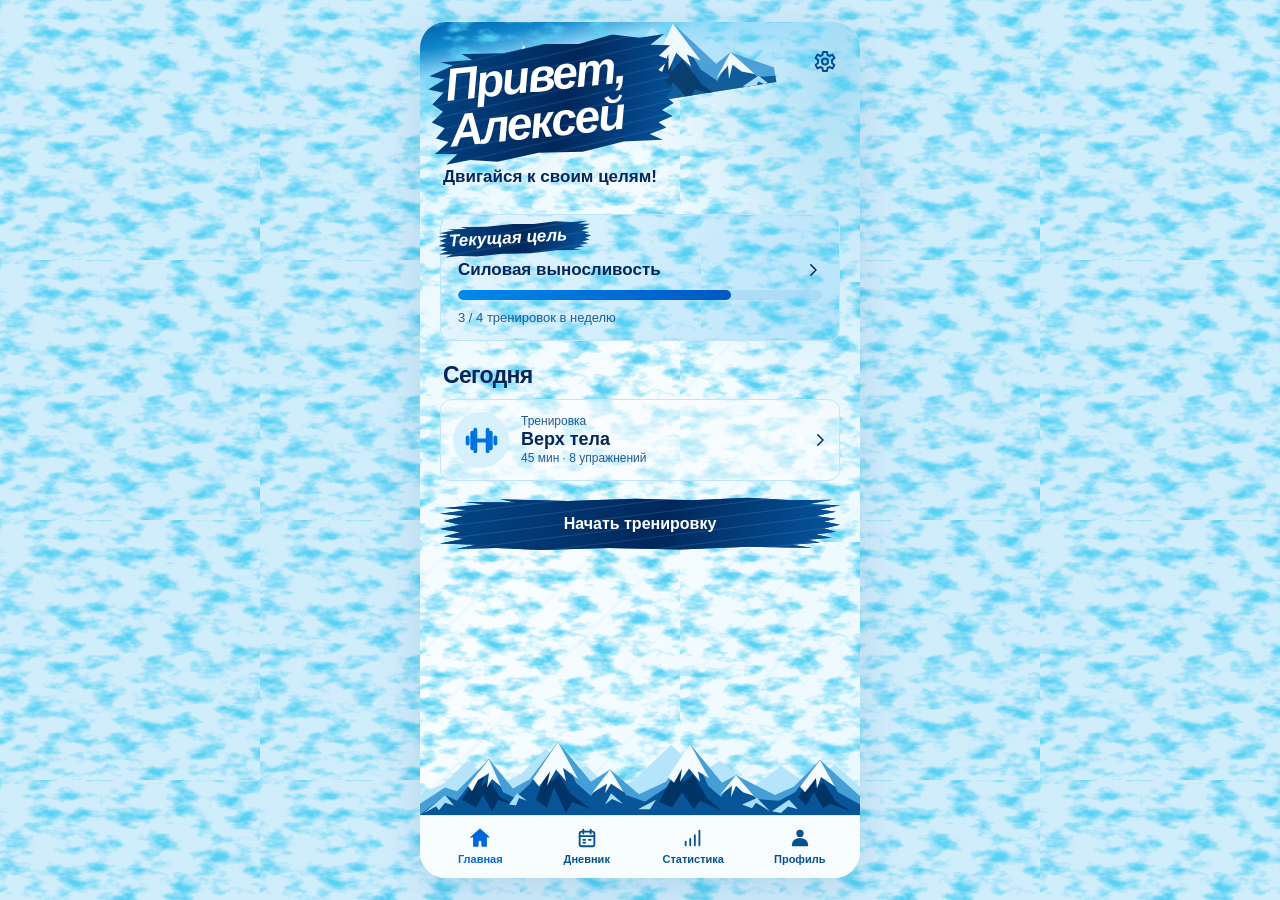
<file: index.html>
<!doctype html>
<html lang="ru">
<head>
  <meta charset="utf-8">
  <meta name="viewport"
        content="width=device-width, initial-scale=1, viewport-fit=cover">
  <meta name="theme-color" content="#0875bf">
  <title>Дневник тренировок — визуальный прототип</title>
  <style>
    :root {
      color-scheme: light;
      --ink: #05265a;
      --blue: #005cc7;
      --muted: #235c91;
      --line: #c1e4f8;
      --ice: #f2fbff;
      --top: env(safe-area-inset-top, 0px);
      --bottom: env(safe-area-inset-bottom, 0px);
      --grain: url("data:image/svg+xml,%3Csvg xmlns='http://www.w3.org/2000/svg' width='260' height='260'%3E%3Cfilter id='n'%3E%3CfeTurbulence type='fractalNoise' baseFrequency='.035 .070' numOctaves='4' seed='11' stitchTiles='stitch'/%3E%3CfeColorMatrix type='matrix' values='0 0 0 0 .10 0 0 0 0 .64 0 0 0 0 .90 0 0 0 3 -1.38'/%3E%3C/filter%3E%3Crect width='100%25' height='100%25' filter='url(%23n)'/%3E%3C/svg%3E");
      --brush: polygon(
        1% 20%, 11% 13%, 6% 9%, 19% 10%, 15% 4%, 32% 7%,
        49% 3%, 63% 6%, 77% 1%, 88% 6%, 98% 5%, 92% 13%,
        100% 15%, 95% 23%, 99% 27%, 94% 35%, 99% 40%,
        96% 45%, 100% 51%, 96% 58%, 99% 64%, 94% 69%,
        98% 75%, 92% 79%, 95% 84%, 88% 88%, 93% 94%,
        77% 92%, 60% 97%, 42% 94%, 25% 98%, 14% 94%,
        4% 96%, 9% 88%, 0% 86%, 6% 77%, 1% 73%,
        5% 65%, 0% 59%, 5% 51%, 1% 44%, 6% 35%, 0% 31%, 7% 24%
      );
    }

    *, *::before, *::after { box-sizing: border-box; }
    [hidden] { display: none !important; }
    body {
      margin: 0;
      background: #d0edfc var(--grain);
      color: var(--ink);
      font: 15px/1.3 -apple-system, BlinkMacSystemFont, "Segoe UI", sans-serif;
      -webkit-tap-highlight-color: transparent;
    }
    button { font: inherit; color: inherit; cursor: pointer; }
    button:focus-visible { outline: 2px solid var(--blue); outline-offset: 3px; }
    h1, h2, p { margin: 0; }
    .icon {
      display: inline-block;
      width: 24px;
      height: 24px;
      fill: none;
      stroke: currentColor;
      stroke-width: 2;
      stroke-linecap: round;
      stroke-linejoin: round;
      flex: none;
    }

    .phone {
      position: relative;
      isolation: isolate;
      display: flex;
      flex-direction: column;
      width: min(100%, 440px);
      min-height: 100vh;
      min-height: 100dvh;
      margin: auto;
      overflow: hidden;
      background: var(--ice);
      box-shadow: 0 10px 44px #054d8424;
    }
    .phone::before {
      content: "";
      position: absolute;
      z-index: -2;
      inset: 0;
      pointer-events: none;
      background:
        var(--grain),
        linear-gradient(168deg, #0061ae 0%, #1186cb 3%,
          #91d8f8 6%, #e9f9ff00 13%),
        repeating-linear-gradient(135deg, #fff0 0 29px,
          #b5e3f521 30px 32px, #fff0 34px 52px),
        radial-gradient(ellipse at 96% 6%, #abdef5 0%, transparent 33%),
        linear-gradient(121deg, #e4f6ff, #f8fdff 44%, #e9f8ff);
    }
    main {
      position: relative;
      flex: 1;
      padding: calc(var(--top) + 18px) 20px 12px;
    }
    .screen { position: relative; }
    .hero {
      position: relative;
      display: flex;
      align-items: flex-start;
      justify-content: space-between;
      gap: 8px;
      margin-bottom: 16px;
    }
    .hero-peaks {
      position: absolute;
      z-index: -1;
      pointer-events: none;
      width: 78%;
      height: 80px;
      top: -13px;
      left: 5%;
      transform: rotate(-9deg);
      opacity: .94;
    }
    .home .hero { margin-bottom: 8px; }
    .brush {
      position: relative;
      isolation: isolate;
      display: inline-block;
      color: #fff;
      font-weight: 800;
    }
    .brush::before {
      content: "";
      position: absolute;
      inset: 0;
      z-index: -1;
      clip-path: var(--brush);
      background:
        repeating-linear-gradient(173deg, #fff0 0 5px, #93d7ff26 6px, #fff0 7px 12px),
        linear-gradient(110deg, #034789, #00275a 55%, #0657a1);
    }
    .hero h1 {
      padding: 12px 25px 15px 17px;
      margin-left: -10px;
      font-size: clamp(31px, 8.5vw, 46px);
      font-style: italic;
      letter-spacing: -.045em;
      line-height: .99;
      transform: rotate(-6deg);
    }
    .home .hero h1 { padding-right: 48px; }
    .icon-button {
      display: grid;
      place-items: center;
      flex: none;
      width: 44px;
      height: 44px;
      margin-right: -7px;
      border: 0;
      background: transparent;
      color: #064b95;
    }
    .tagline { font-size: 17px; font-weight: 700; margin: 4px 0 26px 3px; }
    .label-brush {
      padding: 4px 24px 6px 11px;
      font-size: 17px;
      font-style: italic;
      transform: rotate(-3deg);
    }

    .goal {
      position: relative;
      padding: 8px 17px 13px;
      border: 1px solid #c0e4fa;
      border-radius: 12px;
      background: var(--grain), linear-gradient(110deg, #e8f7ff, #b8e3fa);
    }
    .goal .label-brush { margin-left: -20px; margin-bottom: 4px; }
    .goal-title {
      display: flex;
      align-items: center;
      justify-content: space-between;
      font-size: 17px;
      font-weight: 800;
    }
    .goal-title .icon, .today-card > .icon { width: 18px; height: 18px; }
    .progress {
      height: 10px;
      margin: 9px 0 7px;
      border-radius: 20px;
      overflow: hidden;
      background: #91cbee6e;
    }
    .progress span {
      display: block;
      width: 75%;
      height: 100%;
      border-radius: inherit;
      background: linear-gradient(90deg, #0088ec, #0058c4);
    }
    .goal small { color: var(--muted); font-size: 13px; }
    .today { margin-top: 20px; }
    .today h2 { margin: 0 0 8px 3px; font-size: 23px; letter-spacing: -.03em; }
    .today-card {
      display: flex;
      align-items: center;
      gap: 12px;
      padding: 12px 10px 12px 12px;
      border: 1px solid var(--line);
      border-radius: 12px;
      background: #fbfeff87;
    }
    .badge {
      display: grid;
      place-items: center;
      flex: none;
      width: 56px;
      height: 56px;
      border-radius: 50%;
      background: #d7f0fd;
      color: #0073df;
    }
    .badge .icon { width: 37px; height: 37px; stroke-width: 2.5; }
    .today-text { flex: 1; }
    .today-text strong { display: block; font-size: 18px; line-height: 1.2; }
    .today-text small { display: block; color: var(--muted); font-size: 12px; }
    .start {
      width: 100%;
      min-height: 54px;
      margin-top: 16px;
      padding: 8px 16px;
      border: none;
      background: transparent;
      font-size: 16px;
    }
    .start::before { background-color: #0053a1; }
    .hint {
      margin: 8px 3px 0;
      color: var(--muted);
      font-size: 13px;
      text-align: center;
    }

    .week {
      display: grid;
      grid-template-columns: repeat(7, minmax(0, 1fr));
      gap: 1px;
      margin: 10px -4px 13px;
    }
    .day {
      display: grid;
      justify-items: center;
      gap: 4px;
      min-width: 0;
      padding: 0;
      border: 0;
      background: transparent;
    }
    .day span { font-size: 12px; color: var(--muted); }
    .day strong {
      display: grid;
      place-items: center;
      width: min(100%, 35px);
      height: 35px;
      border-radius: 50%;
      font-size: 15px;
    }
    .day[aria-pressed="true"] strong { color: #fff; background: #005dcc; }
    .diary .label-brush { margin: 0 0 8px -8px; }
    .entries { display: grid; gap: 9px; }
    .entry {
      display: flex;
      align-items: center;
      justify-content: space-between;
      min-height: 70px;
      padding: 8px 11px 8px 12px;
      border: 1px solid #d0e9f8;
      border-left: 4px solid #addbf6;
      border-radius: 10px;
      background: #fbfeff75;
    }
    .entry.current {
      border-left-color: #0675dc;
      background: linear-gradient(110deg, #e4f5ff, #d4effb);
    }
    .entry small { display: block; color: var(--muted); font-size: 12px; }
    .entry strong { display: block; font-size: 17px; line-height: 1.2; }
    .entry .icon { width: 17px; height: 17px; color: #005abd; }
    .entry.current .icon {
      padding: 4px;
      width: 24px;
      height: 24px;
      border-radius: 50%;
      color: white;
      background: #005dca;
    }
    .empty { padding: 12px; color: var(--muted); }

    .ridge {
      display: block;
      width: 100%;
      height: clamp(56px, 10dvh, 92px);
      flex: none;
      pointer-events: none;
    }
    .phone[data-screen="diary"] .ridge { height: clamp(31px, 5dvh, 47px); }
    .dock {
      position: sticky;
      z-index: 2;
      bottom: 0;
      display: grid;
      grid-template-columns: repeat(4, minmax(0, 1fr));
      flex: none;
      padding: 4px 7px calc(4px + var(--bottom));
      border-top: 1px solid #d5edfa;
      background: #f7fcff;
    }
    .dock button {
      display: grid;
      place-items: center;
      align-content: center;
      gap: 3px;
      min-height: 54px;
      padding: 3px 1px;
      border: 0;
      background: transparent;
      color: #07518e;
      font-size: 11px;
      font-weight: 650;
    }
    .dock .icon { width: 22px; height: 22px; }
    .dock [aria-current="page"] { color: #0067dc; font-weight: 800; }
    .dock [data-tab="home"][aria-current="page"] .icon {
      fill: currentColor;
      stroke-width: 1;
    }

    @media (min-width: 520px) {
      .phone {
        margin: 22px auto;
        min-height: calc(100dvh - 44px);
        border-radius: 26px;
      }
    }
  </style>
</head>
<body>
  <svg width="0" height="0" aria-hidden="true" style="position:absolute">
    <defs>
      <symbol id="home" viewBox="0 0 24 24">
        <path d="m2 11 10-9 10 9-3 0v10h-5v-6h-4v6H5V11z"/>
      </symbol>
      <symbol id="calendar" viewBox="0 0 24 24">
        <rect x="4" y="5" width="16" height="16" rx="2"/>
        <path d="M8 3v4m8-4v4M4 10h16m-12 4h2m4 0h2m-8 3h2"/>
      </symbol>
      <symbol id="chart" viewBox="0 0 24 24">
        <path d="M4 20v-4m5 4v-7m5 7V9m5 11V4"/>
      </symbol>
      <symbol id="person" viewBox="0 0 24 24">
        <circle cx="12" cy="7" r="3" fill="currentColor"/>
        <path d="M4 20c0-4 3-7 8-7s8 3 8 7Z" fill="currentColor"/>
      </symbol>
      <symbol id="gear" viewBox="0 0 24 24">
        <path d="m10 2-.6 3.1-2 .9-2.8-1.4-2 3.4L5 10v3l-2.4 2 2 3.4 2.8-1.4 2 .9L10 21h4l.6-3.1 2-.9 2.8 1.4 2-3.4-2.4-2v-3l2.4-2-2-3.4-2.8 1.4-2-.9L14 2z"/>
        <circle cx="12" cy="11.5" r="3"/>
      </symbol>
      <symbol id="chevron" viewBox="0 0 24 24"><path d="m9 5 7 7-7 7"/></symbol>
      <symbol id="check" viewBox="0 0 24 24"><path d="m5 12 4 4 10-9"/></symbol>
      <symbol id="dumbbell" viewBox="0 0 24 24">
        <path d="M8 12h8M3 10v4m3-7v10M8 5v14m8-14v14m2-12v10m3-7v4"/>
      </symbol>

      <symbol id="peaks" viewBox="0 0 440 95">
        <path fill="#b5e4fb" d="M0 74 25 61 47 38 77 64 101 52 126 25 150 48 166 43 191 68 213 59 251 21 281 50 300 38 333 65 361 43 387 62 415 42 440 65v30H0Z"/>
        <path fill="#469ed6" d="m0 83 25-17 12 4 32-34 24 31 17-10 28-39 33 42 19-13 29 26 27-13 24-40 32 41 14-8 39 21 19-9 26-28 40 38v20H0Z"/>
        <path fill="#075496" d="m0 95 25-21 12 6 32-44 14 35 12 6 15-15 28-44 18 43 15 14 19-28 16 27 19 7 24-17 21-44 18 44 13 12 15-23 20 25 23 2 16-9 25-34 18 34 22 13v12Z"/>
        <path fill="#003467" d="m42 79 27-43-8 29 8-7 11 18 17 10-19-7-6 12-9-17-7 13zm74 0 22-61-7 43 8-9 11 20 21 17-19-8-6 12-12-27-7 21zm123 2 31-61-8 42 11-10 14 25 14 13-21-10-6 9-12-18-10 16zm139-5 22-39-5 29 8-6 13 21 15 10-21-8-7 5-9-17-8 14z"/>
        <path fill="#f5fcff" d="m48 64 21-28 12 29-9-8-5 9 2-15-11 7-6 12zm65-7 25-39 20 39-15-12 3 14-10-12-9 17 3-15-11 16zm59 15 18-25 14 24-13-9-6 10 2-10zm76-17 22-35 19 36-11-7 2 11-11-14-9 14 2-14-8 15zm52 19 16-21 18 22-11-4-7-7-5 12 1-12zm80-9 20-28 15 28-14-10-4 12-1-11-11 15z"/>
        <path fill="#a6ddfa" d="m4 93 21-19 9 11-9-3-6 8-3-4zm85-9 8-12 10 8-8-3-3 8zm96 0 6-12 12 11-11-5zm33 5 18-10-6 10zm104-5 15-7 13 14-14-9-4 6zm30 7 17-12 9 10-10-3-7 7z"/>
      </symbol>
    </defs>
  </svg>

  <div class="phone" id="phone" data-screen="home">
    <main>
      <section class="screen home" id="screen-home" aria-labelledby="home-title">
        <header class="hero">
          <svg class="hero-peaks" viewBox="90 15 250 70" aria-hidden="true">
            <use href="#peaks" width="440" height="95"/>
          </svg>
          <h1 class="brush" id="home-title">Привет,<br>Алексей</h1>
          <button class="icon-button" type="button" aria-label="Настройки"
                  data-preview="Настройки появятся в профиле.">
            <svg class="icon" aria-hidden="true"><use href="#gear"/></svg>
          </button>
        </header>

        <p class="tagline">Двигайся к своим целям!</p>

        <section class="goal" aria-labelledby="goal-title">
          <h2 class="brush label-brush" id="goal-title">Текущая цель</h2>
          <div class="goal-title">
            Силовая выносливость
            <svg class="icon" aria-hidden="true"><use href="#chevron"/></svg>
          </div>
          <div class="progress" role="progressbar" aria-label="Тренировки за неделю"
               aria-valuemin="0" aria-valuenow="3" aria-valuemax="4"><span></span></div>
          <small>3 / 4 тренировок в неделю</small>
        </section>

        <section class="today" aria-labelledby="today-title">
          <h2 id="today-title">Сегодня</h2>
          <div class="today-card">
            <span class="badge">
              <svg class="icon" aria-hidden="true"><use href="#dumbbell"/></svg>
            </span>
            <div class="today-text">
              <small>Тренировка</small>
              <strong>Верх тела</strong>
              <small>45 мин · 8 упражнений</small>
            </div>
            <svg class="icon" aria-hidden="true"><use href="#chevron"/></svg>
          </div>
          <button type="button" class="brush start"
                  data-preview="Экран тренировки добавим после согласования дизайна.">
            Начать тренировку
          </button>
        </section>
      </section>

      <section class="screen diary" id="screen-diary" aria-labelledby="diary-title" hidden>
        <header class="hero">
          <h1 class="brush" id="diary-title">Дневник</h1>
          <button type="button" class="icon-button" id="reset-week" aria-label="Показать записи недели">
            <svg class="icon" aria-hidden="true"><use href="#calendar"/></svg>
          </button>
        </header>
        <div class="week" id="week" role="group" aria-label="Неделя 21–27 апреля"></div>
        <h2 class="brush label-brush">Тренировки</h2>
        <div class="entries" id="entries" aria-live="polite"></div>
      </section>

      <p class="hint" id="hint" role="status" hidden></p>
    </main>

    <svg class="ridge" viewBox="0 0 440 95" preserveAspectRatio="none" aria-hidden="true">
      <use href="#peaks" width="440" height="95"/>
    </svg>

    <nav class="dock" aria-label="Основное меню">
      <button type="button" data-tab="home" aria-current="page">
        <svg class="icon" aria-hidden="true"><use href="#home"/></svg>Главная
      </button>
      <button type="button" data-tab="diary">
        <svg class="icon" aria-hidden="true"><use href="#calendar"/></svg>Дневник
      </button>
      <button type="button" data-preview="Экран статистики пока не подключён.">
        <svg class="icon" aria-hidden="true"><use href="#chart"/></svg>Статистика
      </button>
      <button type="button" data-preview="Экран профиля пока не подключён.">
        <svg class="icon" aria-hidden="true"><use href="#person"/></svg>Профиль
      </button>
    </nav>
  </div>

  <script>
    const phone = document.querySelector('#phone');
    const week = document.querySelector('#week');
    const entries = document.querySelector('#entries');
    const hint = document.querySelector('#hint');
    const tabs = document.querySelectorAll('[data-tab]');
    const workouts = [
      { day: 24, date: 'Сегодня, 24 апреля', name: 'Верх тела', minutes: 45, exercises: 8 },
      { day: 23, date: 'Вчера, 23 апреля', name: 'Ноги', minutes: 50, exercises: 7 },
      { day: 21, date: '21 апреля', name: 'Спина', minutes: 55, exercises: 8 },
      { day: 19, date: '19 апреля', name: 'Грудь', minutes: 45, exercises: 6 }
    ];

    let selectedDay = 24;
    let showAll = true;

    for (const [i, label] of ['Пн', 'Вт', 'Ср', 'Чт', 'Пт', 'Сб', 'Вс'].entries()) {
      const day = i + 21;
      const button = document.createElement('button');
      button.type = 'button';
      button.className = 'day';
      button.dataset.day = day;
      button.setAttribute('aria-label', `${label}, ${day} апреля`);
      button.innerHTML = `<span>${label}</span><strong>${day}</strong>`;
      week.append(button);
    }

    function renderDiary() {
      for (const button of week.children) {
        button.setAttribute('aria-pressed', Number(button.dataset.day) === selectedDay);
      }
      const visible = showAll ? workouts : workouts.filter(w => w.day === selectedDay);
      entries.innerHTML = visible.map(w => `
        <article class="entry ${w.day === 24 ? 'current' : ''}">
          <div>
            <small>${w.date}</small>
            <strong>${w.name}</strong>
            <small>${w.minutes} мин · ${w.exercises} упражнений</small>
          </div>
          <svg class="icon" aria-hidden="true">
            <use href="#${w.day === 24 ? 'check' : 'chevron'}"/>
          </svg>
        </article>
      `).join('') || '<p class="empty">На этот день тренировок нет.</p>';
    }

    week.addEventListener('click', event => {
      const button = event.target.closest('[data-day]');
      if (!button) return;
      selectedDay = Number(button.dataset.day);
      showAll = false;
      renderDiary();
    });

    document.querySelector('#reset-week').addEventListener('click', () => {
      selectedDay = 24;
      showAll = true;
      renderDiary();
    });

    for (const tab of tabs) {
      tab.addEventListener('click', () => {
        const name = tab.dataset.tab;
        phone.dataset.screen = name;
        document.querySelector('#screen-home').hidden = name !== 'home';
        document.querySelector('#screen-diary').hidden = name !== 'diary';
        for (const item of tabs) item.removeAttribute('aria-current');
        tab.setAttribute('aria-current', 'page');
        hint.hidden = true;
        window.scrollTo(0, 0);
      });
    }

    for (const button of document.querySelectorAll('[data-preview]')) {
      button.addEventListener('click', () => {
        hint.textContent = button.dataset.preview;
        hint.hidden = false;
        hint.scrollIntoView({ block: 'nearest' });
      });
    }

    renderDiary();
  </script>
</body>
</html>
</file>
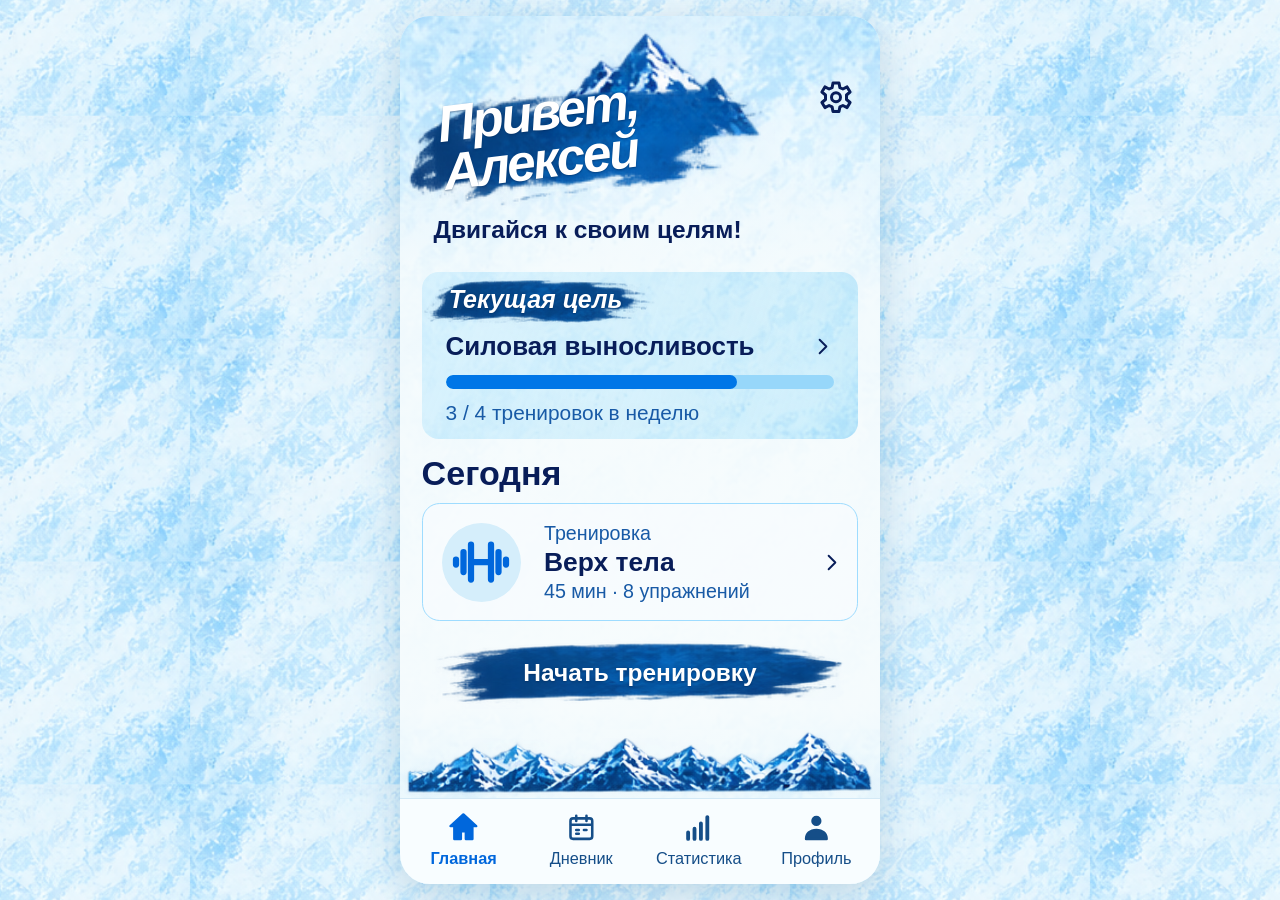
<file: preview/index.html>
<!doctype html>
<html lang="ru">
<head>
  <meta charset="utf-8">
  <meta name="viewport" content="width=device-width, initial-scale=1, viewport-fit=cover">
  <meta name="theme-color" content="#d0eeff">
  <title>Дневник тренировок — визуальный прототип</title>

  <style>
    :root {
      color-scheme: light;
      --ink: #081d59;
      --blue: #0067dc;
      --muted: #185aa6;
      --ice: #f5fbfd;
      --safe-top: env(safe-area-inset-top, 0px);
      --safe-bottom: env(safe-area-inset-bottom, 0px);
    }

    *, *::before, *::after { box-sizing: border-box; }
    [hidden] { display: none !important; }

    body {
      margin: 0;
      color: var(--ink);
      background: #c8edff url("assets/sheet/ice.png") center / 300px auto repeat;
      font: 16px/1.25 -apple-system, BlinkMacSystemFont, "Segoe UI", sans-serif;
      -webkit-tap-highlight-color: transparent;
    }

    h1, h2, p { margin: 0; }
    button { font: inherit; color: inherit; cursor: pointer; }
    button:focus-visible { outline: 2px solid var(--blue); outline-offset: 3px; }

    .phone {
      container-type: inline-size;
      width: min(100%, 480px);
      margin-inline: auto;
    }

    .app {
      position: relative;
      display: flex;
      flex-direction: column;
      min-height: 100vh;
      min-height: 100dvh;
      padding-top: var(--safe-top);
      isolation: isolate;
      background: var(--ice);
    }

    .app::before {
      content: "";
      position: absolute;
      z-index: -1;
      inset: 0;
      pointer-events: none;
      background:
        linear-gradient(
          180deg,
          #c4eaff33 0,
          #eefaff55 23cqw,
          #f7fcfde8 57cqw,
          #f7fcfdf5 80%,
          #e8f7fc99 100%
        ),
        url("assets/sheet/ice.png") center top / 100% auto repeat-y;
    }

    main {
      flex: 1;
      padding-inline: 4.5cqw;
    }

    /* Общая шапка для «Главной» и «Дневника». */
    .hero {
      position: relative;
      height: 41.5cqw;
    }

    .hero::before {
      content: "";
      position: absolute;
      inset: 0 -4.5cqw;
      pointer-events: none;
      background:
        url("assets/sheet/header-brush.png")
          left 1cqw top 10.5cqw / 76cqw 30cqw no-repeat,
        url("assets/sheet/header-peak.png")
          left 27cqw top 1cqw / 51cqw auto no-repeat;
    }

    .hero h1 {
      position: absolute;
      z-index: 1;
      top: 15.3cqw;
      left: 3.8cqw;
      color: #fff;
      font-size: 10.7cqw;
      font-weight: 900;
      font-style: italic;
      line-height: .94;
      letter-spacing: -.045em;
      text-shadow: 0 1px 2px #00245180;
      transform: rotate(-7deg);
    }

    .diary .hero h1 { top: 20.5cqw; }

    .hero button {
      position: absolute;
      z-index: 1;
      top: 12.5cqw;
      right: 0;
      display: grid;
      place-items: center;
      width: max(44px, 9cqw);
      height: max(44px, 9cqw);
      padding: 0;
      border: 0;
      background: transparent;
    }

    .icon {
      width: 6cqw;
      height: 6cqw;
      flex: none;
      fill: none;
      stroke: currentColor;
      stroke-width: 2;
      stroke-linecap: round;
      stroke-linejoin: round;
    }

    .hero .icon { width: 7.5cqw; height: 7.5cqw; }

    .tagline {
      margin: 0 0 5.4cqw 2.5cqw;
      font-size: 5.1cqw;
      font-weight: 750;
    }

    .goal {
      padding: 0 5cqw 2.8cqw;
      border-radius: 3.5cqw;
      background:
        linear-gradient(110deg, #d8f2fdd9, #bce9f98c),
        url("assets/sheet/ice.png") right center / cover no-repeat;
    }

    .brush {
      display: grid;
      place-items: center;
      border: 0;
      color: #fff;
      font-weight: 800;
      line-height: 1;
      text-shadow: 0 1px 2px #00245180;
      background: var(--brush-art) center / 100% 100% no-repeat;
    }

    .goal .brush,
    .diary .brush {
      --brush-art: url("assets/sheet/label-brush.png");
      font-style: italic;
    }

    .goal .brush {
      width: 49.5cqw;
      height: 12.2cqw;
      margin-left: -5cqw;
      padding: 0 2cqw .8cqw 0;
      font-size: 5.2cqw;
    }

    .goal-title {
      display: flex;
      align-items: center;
      justify-content: space-between;
      gap: 1cqw;
      font-size: 5.4cqw;
      font-weight: 800;
    }

    .goal-title .icon,
    .today-card > .icon { width: 4.8cqw; height: 4.8cqw; }

    .progress {
      height: 3cqw;
      margin: 2.6cqw 0 2.1cqw;
      overflow: hidden;
      border-radius: 99px;
      background: #97d7fa;
    }

    .progress span {
      display: block;
      width: 75%;
      height: 100%;
      border-radius: inherit;
      background: #0076e7;
    }

    .goal small { color: var(--muted); font-size: 4.35cqw; }

    .today { margin-top: 3.4cqw; }
    .today h2 { margin-bottom: 2.2cqw; font-size: 7.1cqw; line-height: 1.1; }

    .today-card {
      display: flex;
      align-items: center;
      gap: 4.8cqw;
      min-height: 24.5cqw;
      padding: 2.8cqw 3cqw 2.8cqw 4cqw;
      border: 1px solid #9edcff;
      border-radius: 3.7cqw;
      background: #f8fdffae;
    }

    .badge {
      display: grid;
      place-items: center;
      flex: none;
      width: 16.5cqw;
      height: 16.5cqw;
      border-radius: 50%;
      color: var(--blue);
      background: #d5eefb;
    }

    .badge .icon { width: 12.5cqw; height: 12.5cqw; stroke-width: 2.5; }
    .today-text { flex: 1; }
    .today-text strong { display: block; font-size: 5.5cqw; }
    .today-text small { display: block; color: var(--muted); font-size: 4.1cqw; }

    .start {
      --brush-art: url("assets/sheet/button-brush.png");
      width: 98%;
      min-height: 44px;
      height: 15cqw;
      margin: 3.4cqw auto 0;
      font-size: 5.1cqw;
    }

    .week {
      position: relative;
      display: grid;
      grid-template-columns: repeat(7, minmax(0, 1fr));
      margin: 0 -1cqw 1cqw;
    }

    .week::before {
      content: "";
      position: absolute;
      top: 5.45cqw;
      inset-inline: 0;
      border-top: 1px solid #b4e2ff;
      pointer-events: none;
    }

    .day {
      position: relative;
      display: grid;
      justify-items: center;
      gap: 1.2cqw;
      padding: 0;
      border: 0;
      background: transparent;
    }

    .day span { font-size: 3.75cqw; }

    .day:not([aria-pressed="true"])::after {
      content: "";
      position: absolute;
      top: 5.45cqw;
      width: 1.15cqw;
      height: 1.15cqw;
      border-radius: 50%;
      background: var(--blue);
      transform: translateY(-50%);
    }

    .day strong {
      display: grid;
      place-items: center;
      width: 9.3cqw;
      height: 9.3cqw;
      border-radius: 50%;
      font-size: 4.4cqw;
    }

    .day[aria-pressed="true"] strong { color: #fff; background: var(--blue); }

    .diary .brush {
      width: 48.5cqw;
      height: 11.45cqw;
      margin: 0 0 .4cqw -2.4cqw;
      padding: 0 2cqw .8cqw 0;
      font-size: 5.6cqw;
    }

    .entries { display: grid; gap: 1.6cqw; }

    .entry {
      display: flex;
      align-items: center;
      justify-content: space-between;
      gap: 2cqw;
      min-height: 18.3cqw;
      padding: 1.1cqw 3.1cqw 1.1cqw 3.7cqw;
      border: 1px solid #b6e5fc;
      border-left: 1.6cqw solid #63b8f3;
      border-radius: 2.9cqw;
      background: #f5fbfdb8;
    }

    .entry.current { border-left-color: #007cf0; background: #e1f3fd; }
    .entry small { display: block; font-size: 3.6cqw; color: #1055af; }
    .entry strong { display: block; font-size: 4.8cqw; }
    .entry .icon { width: 4.7cqw; height: 4.7cqw; }

    .entry.current .icon {
      width: 7.4cqw;
      height: 7.4cqw;
      padding: 1.5cqw;
      border-radius: 50%;
      color: #fff;
      background: var(--blue);
    }

    .empty, .hint { padding: 3cqw 0; color: var(--muted); font-size: 14px; }

    .ridge {
      flex: none;
      height: 15.55cqw;
      background: url("assets/sheet/home-ridge.png") center bottom / 100% auto no-repeat;
      pointer-events: none;
    }

    .app[data-screen="diary"] .ridge {
      height: 10.6cqw;
      background-image: url("assets/sheet/diary-ridge.png");
    }

    .dock {
      position: sticky;
      bottom: 0;
      z-index: 2;
      display: grid;
      grid-template-columns: repeat(4, minmax(0, 1fr));
      padding: 1.1cqw 1cqw calc(1.6cqw + var(--safe-bottom));
      border-top: 1px solid #d3e9f6;
      background: #f8fdff;
    }

    .dock button {
      display: grid;
      justify-items: center;
      align-content: center;
      gap: 1cqw;
      min-height: max(48px, 15cqw);
      padding: 3px 1px;
      border: 0;
      background: transparent;
      color: #154e88;
      font-size: clamp(11px, 3.4cqw, 17px);
    }

    .dock .icon { width: 6.4cqw; height: 6.4cqw; }
    .dock [aria-current="page"] { color: var(--blue); font-weight: 800; }
    .dock [data-tab="home"][aria-current="page"] .icon { fill: currentColor; }

    @media (min-width: 520px) {
      .phone { margin-block: 16px; }
      .app {
        min-height: calc(100dvh - 32px);
        overflow: clip;
        border-radius: 30px;
        box-shadow: 0 10px 40px #04487c30;
      }
    }
    /* Компактная «Главная» на телефоне. «Дневник» не меняем. */
@media (max-width: 519px) {
  .home .hero { height: 39cqw; }
  .home .tagline { margin-bottom: 3.5cqw; }

  .home .goal .brush { height: 10.5cqw; }
  .home .progress { margin: 2cqw 0 1.6cqw; }

  .home .today { margin-top: 2.8cqw; }
  .home .today h2 { margin-bottom: 1.8cqw; }
  .home .today-card { min-height: 21cqw; padding-block: 2cqw; }
  .home .badge { width: 15cqw; height: 15cqw; }
  .home .start { height: 13cqw; margin-top: 2.5cqw; }

 .app[data-screen="home"] .ridge {
  height: auto;
  width: 100%;
  aspect-ratio: 612 / 116;
}

  .app[data-screen="home"] .dock {
    position: static;
  }

  .app[data-screen="home"] .dock button {
    min-height: max(48px, 13cqw);
  }
}
  </style>
</head>

<body>
  <svg width="0" height="0" aria-hidden="true" style="position: absolute">
    <defs>
      <symbol id="icon-home" viewBox="0 0 24 24">
        <path d="m2 11 10-9 10 9h-3v10h-5v-6h-4v6H5V11z"/>
      </symbol>
      <symbol id="icon-calendar" viewBox="0 0 24 24">
        <rect x="3.5" y="5" width="17" height="16" rx="2"/>
        <path d="M8 3v4m8-4v4M4 10h16m-12 4h2m4 0h2m-8 3h2"/>
      </symbol>
      <symbol id="icon-chart" viewBox="0 0 24 24">
        <path d="M4 21v-5m5 5v-8m5 8V9m5 12V4" stroke-width="3"/>
      </symbol>
      <symbol id="icon-person" viewBox="0 0 24 24">
        <circle cx="12" cy="7" r="3" fill="currentColor"/>
        <path d="M4 21c0-4 3-7 8-7s8 3 8 7Z" fill="currentColor"/>
      </symbol>
      <symbol id="icon-gear" viewBox="0 0 24 24">
        <path d="m10 2-.6 3.1-2 .9-2.8-1.4-2 3.4L5 10v3l-2.4 2 2 3.4 2.8-1.4 2 .9L10 21h4l.6-3.1 2-.9 2.8 1.4 2-3.4-2.4-2v-3l2.4-2-2-3.4-2.8 1.4-2-.9L14 2z"/>
        <circle cx="12" cy="11.5" r="3"/>
      </symbol>
      <symbol id="icon-chevron" viewBox="0 0 24 24">
        <path d="m9 5 7 7-7 7"/>
      </symbol>
      <symbol id="icon-check" viewBox="0 0 24 24">
        <path d="m5 12 4 4 10-9"/>
      </symbol>
      <symbol id="icon-dumbbell" viewBox="0 0 24 24">
        <path d="M8 12h8M2 11v2m3-5v8m3-11v14m8-14v14m3-11v8m3-5v2"/>
      </symbol>
    </defs>
  </svg>

  <div class="phone">
    <div class="app" id="app" data-screen="home">
      <main>
        <section class="home" id="screen-home" aria-labelledby="home-title">
          <header class="hero">
            <h1 id="home-title">Привет,<br>Алексей</h1>
            <button type="button" aria-label="Настройки"
                    data-preview="Настройки появятся в профиле.">
              <svg class="icon" aria-hidden="true"><use href="#icon-gear"/></svg>
            </button>
          </header>

          <p class="tagline">Двигайся к своим целям!</p>

          <section class="goal" aria-labelledby="goal-heading">
            <h2 class="brush" id="goal-heading">Текущая цель</h2>
            <div class="goal-title">
              Силовая выносливость
              <svg class="icon" aria-hidden="true"><use href="#icon-chevron"/></svg>
            </div>

            <div class="progress" role="progressbar" aria-label="Тренировки за неделю"
                 aria-valuemin="0" aria-valuenow="3" aria-valuemax="4">
              <span></span>
            </div>
            <small>3 / 4 тренировок в неделю</small>
          </section>

          <section class="today" aria-labelledby="today-heading">
            <h2 id="today-heading">Сегодня</h2>
            <div class="today-card">
              <span class="badge">
                <svg class="icon" aria-hidden="true"><use href="#icon-dumbbell"/></svg>
              </span>
              <div class="today-text">
                <small>Тренировка</small>
                <strong>Верх тела</strong>
                <small>45 мин · 8 упражнений</small>
              </div>
              <svg class="icon" aria-hidden="true"><use href="#icon-chevron"/></svg>
            </div>

            <button class="brush start" type="button"
                    data-preview="Экран тренировки пока не подключён.">
              Начать тренировку
            </button>
          </section>
        </section>

        <section class="diary" id="screen-diary" aria-labelledby="diary-title" hidden>
          <header class="hero">
            <h1 id="diary-title">Дневник</h1>
            <button type="button" id="reset-week" aria-label="Показать все записи">
              <svg class="icon" aria-hidden="true"><use href="#icon-calendar"/></svg>
            </button>
          </header>

          <div class="week" id="week" role="group" aria-label="Неделя 21–27 апреля"></div>
          <h2 class="brush">Тренировки</h2>
          <div class="entries" id="entries" aria-live="polite"></div>
        </section>

        <p class="hint" id="hint" role="status" hidden></p>
      </main>

      <div class="ridge" aria-hidden="true"></div>

      <nav class="dock" aria-label="Основное меню">
        <button type="button" data-tab="home" aria-current="page">
          <svg class="icon" aria-hidden="true"><use href="#icon-home"/></svg>
          Главная
        </button>
        <button type="button" data-tab="diary">
          <svg class="icon" aria-hidden="true"><use href="#icon-calendar"/></svg>
          Дневник
        </button>
        <button type="button" data-preview="Экран статистики пока не подключён.">
          <svg class="icon" aria-hidden="true"><use href="#icon-chart"/></svg>
          Статистика
        </button>
        <button type="button" data-preview="Экран профиля пока не подключён.">
          <svg class="icon" aria-hidden="true"><use href="#icon-person"/></svg>
          Профиль
        </button>
      </nav>
    </div>
  </div>

  <script>
    const app = document.querySelector('#app');
    const home = document.querySelector('#screen-home');
    const diary = document.querySelector('#screen-diary');
    const week = document.querySelector('#week');
    const entries = document.querySelector('#entries');
    const hint = document.querySelector('#hint');
    const tabs = document.querySelectorAll('[data-tab]');

    const workouts = [
      { day: 24, date: 'Сегодня, 24 апреля', name: 'Верх тела', details: '45 мин · 8 упражнений' },
      { day: 23, date: 'Вчера, 23 апреля', name: 'Ноги', details: '50 мин · 7 упражнений' },
      { day: 21, date: '21 апреля', name: 'Спина', details: '55 мин · 8 упражнений' },
      { day: 19, date: '19 апреля', name: 'Грудь', details: '45 мин · 6 упражнений' }
    ];

    let selectedDay = 24;
    let showAll = true;

    ['Пн', 'Вт', 'Ср', 'Чт', 'Пт', 'Сб', 'Вс'].forEach((label, index) => {
      const day = index + 21;
      const button = document.createElement('button');
      button.type = 'button';
      button.className = 'day';
      button.dataset.day = day;
      button.setAttribute('aria-label', `${label}, ${day} апреля`);
      button.innerHTML = `<span>${label}</span><strong>${day}</strong>`;
      week.append(button);
    });

    function renderDiary() {
      for (const button of week.children) {
        button.setAttribute('aria-pressed', Number(button.dataset.day) === selectedDay);
      }

      const visible = showAll
        ? workouts
        : workouts.filter(workout => workout.day === selectedDay);

      entries.innerHTML = visible.map(workout => {
        const current = workout.day === 24;
        return `
          <article class="entry${current ? ' current' : ''}">
            <div>
              <small>${workout.date}</small>
              <strong>${workout.name}</strong>
              <small>${workout.details}</small>
            </div>
            <svg class="icon" aria-hidden="true">
              <use href="#icon-${current ? 'check' : 'chevron'}"/>
            </svg>
          </article>`;
      }).join('') || '<p class="empty">На этот день тренировок нет.</p>';
    }

    week.addEventListener('click', event => {
      const button = event.target.closest('[data-day]');
      if (!button) return;

      selectedDay = Number(button.dataset.day);
      showAll = false;
      renderDiary();
    });

    document.querySelector('#reset-week').addEventListener('click', () => {
      selectedDay = 24;
      showAll = true;
      renderDiary();
    });

    for (const tab of tabs) {
      tab.addEventListener('click', () => {
        const screen = tab.dataset.tab;
        app.dataset.screen = screen;
        home.hidden = screen !== 'home';
        diary.hidden = screen !== 'diary';

        for (const item of tabs) item.removeAttribute('aria-current');
        tab.setAttribute('aria-current', 'page');

        hint.hidden = true;
        window.scrollTo(0, 0);
      });
    }

    for (const button of document.querySelectorAll('[data-preview]')) {
      button.addEventListener('click', () => {
        hint.textContent = button.dataset.preview;
        hint.hidden = false;
        hint.scrollIntoView({ block: 'nearest' });
      });
    }

    renderDiary();
  </script>
</body>
</html>
</file>
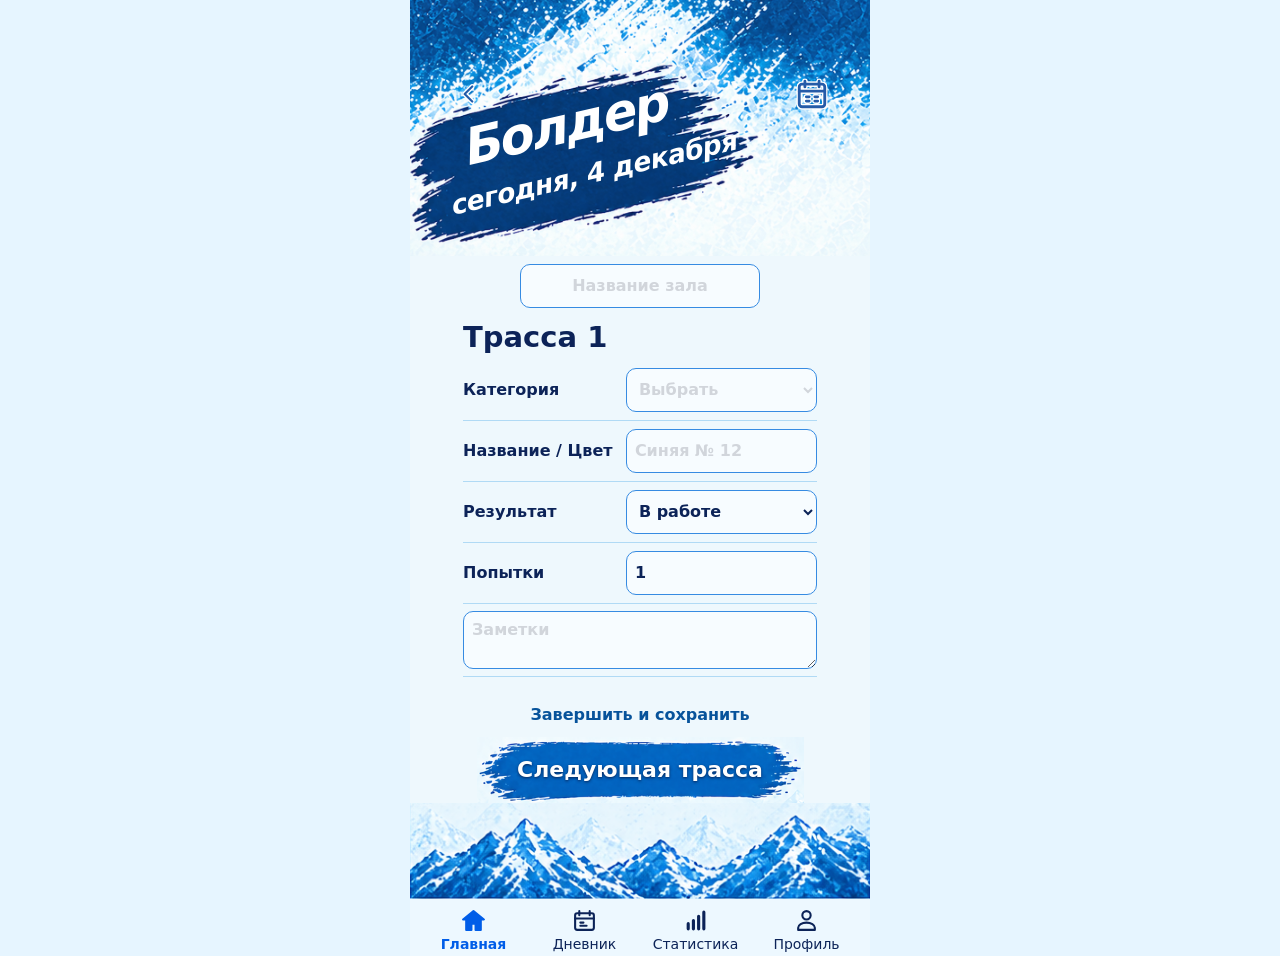
<file: preview/boulder.html>
<!doctype html>
<html lang="ru">
<head>
  <meta charset="utf-8">
  <meta name="viewport"
        content="width=device-width, initial-scale=1, viewport-fit=cover">
  <meta name="theme-color" content="#07539b">

  <title>Болдер — UMC diary</title>

  <link rel="stylesheet" href="./css/common.css">
  <link rel="stylesheet" href="./css/boulder.css">
  <link rel="manifest" href="./manifest.webmanifest">
</head>

<body>
  <main class="app boulder">
    <header class="hero">
      <a class="hero__action hero__back"
         href="./reference-top-test.html" aria-label="На главную">
        <svg class="icon" viewBox="0 0 24 24" aria-hidden="true">
          <path d="m15 5-7 7 7 7"/>
        </svg>
      </a>

      <h1 class="hero__heading">
        <span class="hero__title">Болдер</span>
        <span class="hero__subtitle" id="training-date-label"
              aria-live="polite"></span>
      </h1>

      <div class="hero__action boulder-calendar">
        <svg class="icon" viewBox="0 0 24 24" aria-hidden="true">
          <rect x="3" y="5" width="18" height="16" rx="2"/>
          <path d="M7 3v4m10-4v4M3 10h18m-13 4h2m4 0h2m-8 3h2m4 0h2"/>
        </svg>

        <input class="boulder-calendar__input" type="date"
               id="training-date" name="date" form="session"
               aria-label="Выбрать дату тренировки"
               aria-describedby="training-date-label" required>
      </div>
    </header>

    <form class="session" id="session" novalidate>
      <div class="session-meta">
        <input class="session-gym" type="text" name="gym"
               aria-label="Название зала" placeholder="Название зала"
               maxlength="100">
      </div>

      <fieldset class="route">
        <legend id="route-title" tabindex="-1">Трасса 1</legend>

        <label class="route-row">
          <span>Категория</span>
          <select name="grade" required>
            <option value="" disabled selected>Выбрать</option>
            <option value="5C">5C</option>
            <option value="6A">6A</option>
            <option value="6B">6B</option>
            <option value="6C">6C</option>
            <option value="7A">7A</option>
            <option value="7B">7B</option>
            <option value="custom">Сложнее</option>
          </select>
        </label>

        <label class="route-row" id="custom-grade-row" hidden>
          <span>Своя категория</span>
          <input type="text" name="custom-grade" placeholder="Например, 7C+"
                 maxlength="20" disabled>
        </label>

        <label class="route-row">
          <span>Название / Цвет</span>
          <input type="text" name="problem" placeholder="Синяя № 12"
                 maxlength="100">
        </label>

        <label class="route-row">
          <span>Результат</span>
          <select name="result">
            <option value="sent">Пролез</option>
            <option value="project" selected>В работе</option>
          </select>
        </label>

        <label class="route-row">
          <span>Попытки</span>
          <input type="number" name="attempts" min="1" step="1"
                 inputmode="numeric" value="1" required>
        </label>

        <div class="route-row route-row--notes">
          <textarea name="route-notes" rows="2" maxlength="2000"
                    aria-label="Заметки" placeholder="Заметки"></textarea>
        </div>
      </fieldset>

      <p class="status" id="status" role="status"></p>
    </form>

    <footer>
      <div class="actions">
        <button class="finish" id="finish" type="button">
          Завершить и сохранить
        </button>
        <button class="next" type="submit" form="session">
          Следующая трасса
        </button>
      </div>

      <img class="reference-ridge"
           src="./assets/reference-v3/home-ridge.png"
           width="412" height="86" alt="">

      <nav class="dock" aria-label="Основное меню">
        <a class="dock__active" href="./reference-top-test.html">
          <svg class="icon" viewBox="0 0 24 24" aria-hidden="true">
            <path d="m2 11 10-8 10 8h-3v10h-5v-6h-4v6H5V11z"
                  fill="currentColor"/>
          </svg>
          Главная
        </a>

        <button type="button" data-message="Дневник доступен в основном превью.">
          <svg class="icon" viewBox="0 0 24 24" aria-hidden="true">
            <rect x="3" y="5" width="18" height="16" rx="2"/>
            <path d="M7 3v4m10-4v4M3 10h18m-13 4h3m-3 3h6"/>
          </svg>
          Дневник
        </button>

        <button type="button"
                data-message="Статистика в этом превью не подключена.">
          <svg class="icon" viewBox="0 0 24 24" aria-hidden="true">
            <path d="M5 20v-5m5 5v-8m5 8V8m5 12V4" stroke-width="3"/>
          </svg>
          Статистика
        </button>

        <button type="button" data-message="Профиль в этом превью не подключён.">
          <svg class="icon" viewBox="0 0 24 24" aria-hidden="true">
            <circle cx="12" cy="7" r="4"/>
            <path d="M4 21v-2a8 5 0 0 1 16 0v2z"/>
          </svg>
          Профиль
        </button>
      </nav>
    </footer>
  </main>

  <p class="toast" id="toast" role="status" hidden></p>

  <script>
    const form = document.getElementById('session');
    const routeTitle = document.getElementById('route-title');
    const statusMessage = document.getElementById('status');
    const dateLabel = document.getElementById('training-date-label');
    const customGradeRow = document.getElementById('custom-grade-row');
    const field = (name) => form.elements.namedItem(name);

    const date = field('date');
    const gym = field('gym');
    const grade = field('grade');
    const customGrade = field('custom-grade');
    const problem = field('problem');
    const result = field('result');
    const attempts = field('attempts');
    const notes = field('route-notes');

    const storageKey = 'umc-diary:boulder-sessions';
    const routes = [];

    // valueAsDate возвращает календарную дату в UTC.
    const dateFormatter = new Intl.DateTimeFormat('ru-RU', {
      day: 'numeric',
      month: 'long',
      timeZone: 'UTC'
    });

    function todayValue() {
      const now = new Date();
      const month = String(now.getMonth() + 1).padStart(2, '0');
      const day = String(now.getDate()).padStart(2, '0');
      return `${now.getFullYear()}-${month}-${day}`;
    }

    function updateDateLabel() {
  const selected = date.valueAsDate;
  const isToday = selected !== null && date.value === todayValue();

  dateLabel.classList.toggle('is-today', isToday);

  if (!selected) {
    dateLabel.textContent = 'Выбрать дату';
    return;
  }

  const formatted = dateFormatter.format(selected);
  dateLabel.textContent = isToday ? `сегодня, ${formatted}` : formatted;
}

    function setToday() {
      date.value = todayValue();
      updateDateLabel();
    }

    date.addEventListener('input', updateDateLabel);
    date.addEventListener('change', updateDateLabel);

    date.addEventListener('click', () => {
      if (typeof date.showPicker !== 'function') return;

      try {
        date.showPicker();
      } catch {
        // Не отменяем стандартное действие нативного поля.
      }
    });

    function syncCustomGrade(moveFocus = false) {
      const show = grade.value === 'custom';
      customGradeRow.hidden = !show;
      customGrade.disabled = !show;
      customGrade.required = show;

      if (!show) customGrade.value = '';
      if (show && moveFocus) customGrade.focus();
    }

    function resetRoute() {
      grade.value = '';
      syncCustomGrade();
      problem.value = '';
      result.value = 'project';
      attempts.value = '1';
      notes.value = '';
      routeTitle.textContent = `Трасса ${routes.length + 1}`;
    }

    function routeHasInput() {
      return Boolean(
        grade.value ||
        problem.value.trim() ||
        result.value !== 'project' ||
        attempts.value !== '1' ||
        notes.value.trim()
      );
    }

    function showError(message, control) {
      statusMessage.textContent = message;
      control.focus();
      return null;
    }

    function readRoute() {
      if (!grade.value) {
        return showError('Выбери категорию трассы.', grade);
      }

      const routeGrade = grade.value === 'custom'
        ? customGrade.value.trim()
        : grade.value;

      if (!routeGrade) {
        return showError('Введи категорию вручную.', customGrade);
      }

      const attemptCount = attempts.valueAsNumber;

      if (!Number.isInteger(attemptCount) || attemptCount < 1) {
        return showError('Укажи целое число попыток: 1 или больше.', attempts);
      }

      return {
        name: problem.value.trim(),
        grade: routeGrade,
        result: result.value,
        attempts: attemptCount,
        notes: notes.value.trim()
      };
    }

    grade.addEventListener('change', () => syncCustomGrade(true));

    form.addEventListener('submit', (event) => {
      event.preventDefault();

      const route = readRoute();
      if (!route) return;

      routes.push(route);
      gym.disabled = true;
      resetRoute();
      statusMessage.textContent =
        `Трасса добавлена. Всего трасс: ${routes.length}.`;

      // Переходим на заголовок, не открывая список категорий.
      routeTitle.focus();
    });

    document.getElementById('finish').addEventListener('click', () => {
      if (!date.checkValidity()) {
        showError('Укажи дату тренировки.', date);
        return;
      }

      const sessionRoutes = [...routes];

      // Если новая трасса пуста, сохраняем только уже добавленные.
      if (routeHasInput() || sessionRoutes.length === 0) {
        const current = readRoute();
        if (!current) return;
        sessionRoutes.push(current);
      }

      const session = {
        type: 'boulder',
        date: date.value,
        gym: gym.value.trim(),
        routes: sessionRoutes,
        savedAt: new Date().toISOString()
      };

      try {
        const sessions = JSON.parse(localStorage.getItem(storageKey) ?? '[]');
        sessions.unshift(session);
        localStorage.setItem(storageKey, JSON.stringify(sessions));
      } catch {
        statusMessage.textContent =
          'Не удалось сохранить тренировку. Данные остались на странице.';
        return;
      }

      routes.length = 0;
      form.reset();
      gym.disabled = false;
      setToday();
      resetRoute();
      statusMessage.textContent =
        `Тренировка сохранена на этом устройстве. Трасс: ${sessionRoutes.length}.`;
    });

    const toast = document.getElementById('toast');
    let toastTimer;

    document.querySelectorAll('[data-message]').forEach((button) => {
      button.addEventListener('click', () => {
        clearTimeout(toastTimer);
        toast.textContent = button.dataset.message;
        toast.hidden = false;

        toastTimer = setTimeout(() => {
          toast.hidden = true;
        }, 2500);
      });
    });

    gym.disabled = false;
    setToday();
    syncCustomGrade();
  </script>

</body>
</html>
</file>
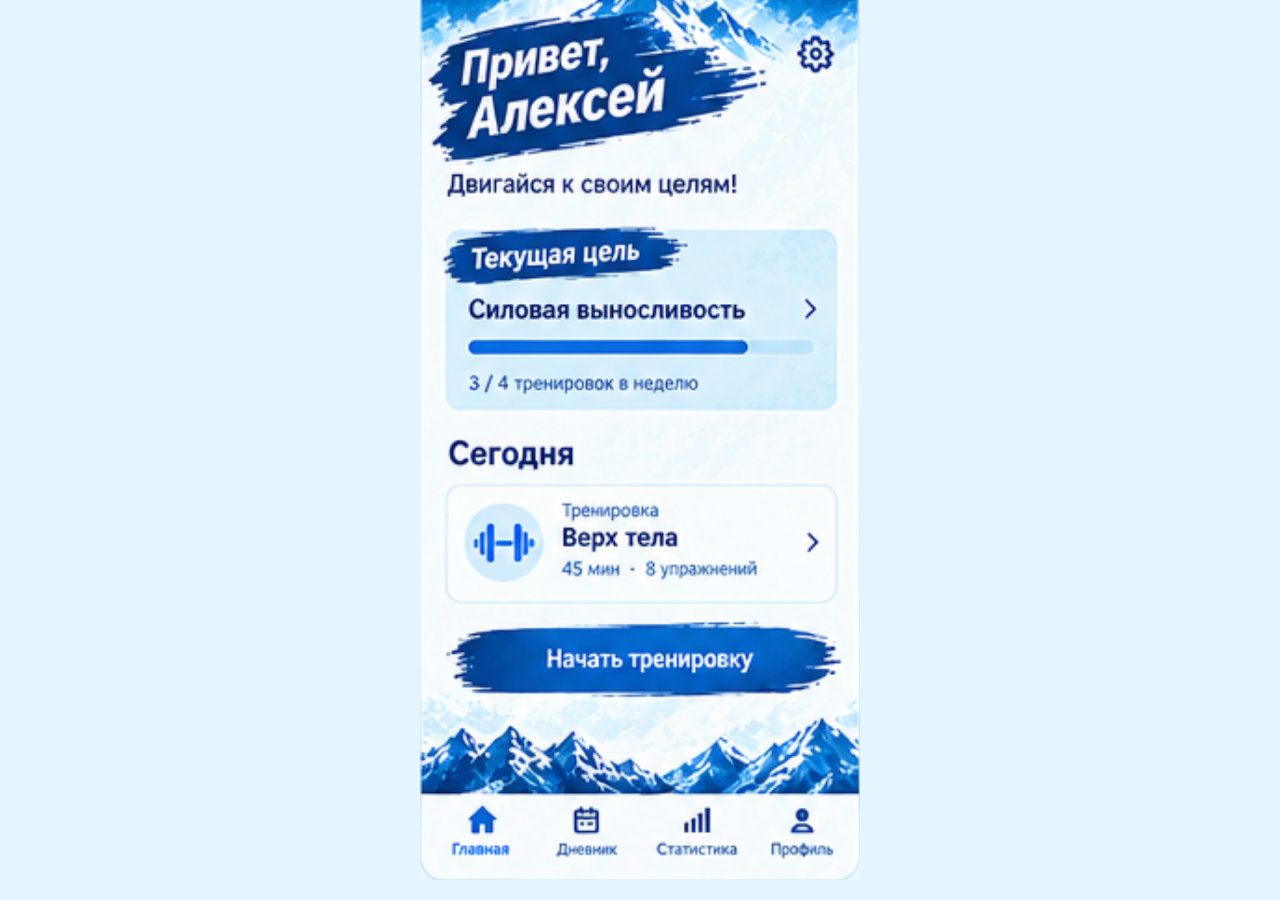
<file: preview/image-test.html>
<!doctype html>
<html lang="ru">
<head>
  <meta charset="utf-8">
  <meta name="viewport" content="width=device-width, initial-scale=1">
  <meta name="theme-color" content="#e5f5ff">
  <title>Дневник тренировок — тест по новому макету</title>

  <style>
    * { box-sizing: border-box; }

    body {
      margin: 0;
      background: #e5f5ff;
      font-family: system-ui, sans-serif;
    }

    .screen {
      position: relative;
      width: min(100%, 440px);
      width: min(100%, 440px, calc(100dvh * var(--ratio, .5)));
      aspect-ratio: var(--ratio, .5);
      margin-inline: auto;
      overflow: hidden;
      background: #f1faff;
    }

    .art, .zones {
      position: absolute;
      inset: 0;
      width: 100%;
      height: 100%;
    }

    .art {
      display: block;
      pointer-events: none;
    }

    .zone {
      position: absolute;
      padding: 0;
      border: 0;
      border-radius: 5px;
      background: transparent;
      cursor: pointer;
      touch-action: manipulation;
    }

    .zone:focus-visible {
      outline: 3px solid #0067dc;
      outline-offset: -3px;
    }

    /* Для проверки добавь ?zones к адресу страницы. */
    .debug .zone {
      outline: 1px dashed #0055b8;
      outline-offset: -1px;
      background: #1689ff33;
    }
  </style>
</head>

<body>
  <main class="screen" id="screen" tabindex="-1" aria-label="Главная">
    <svg class="art" id="art" aria-hidden="true">
      <image href="./screens-reference.png?v=2"
             x="0" y="0" width="900" height="900"
             preserveAspectRatio="none"></image>
    </svg>
    <div class="zones" id="zones"></div>
  </main>

  <script>
    const screen = document.getElementById('screen');
    const art = document.getElementById('art');
    const zones = document.getElementById('zones');

    // Координаты на коллаже 900 × 900: [лево, верх, ширина, высота].
    // Верх с нарисованными часами и батарейкой не показываем.
    const screens = {
      home: {
        title: 'Главная', box: [14, 38, 208, 416], navTop: 413,
        actions: [
          { label: 'Открыть тренировку «Верх тела»', to: 'workout', box: [26, 266, 186, 58] },
          { label: 'Начать тренировку', to: 'workout', box: [26, 330, 187, 42] }
        ]
      },
      diary: {
        title: 'Дневник', box: [235, 38, 208, 416], navTop: 413,
        actions: [
          { label: 'Открыть тренировку «Верх тела»', to: 'workout', box: [247, 171, 186, 49] }
        ]
      },
      workout: {
        title: 'Верх тела', box: [458, 38, 209, 416], navTop: 413,
        actions: [
          { label: 'Назад', to: 'back', box: [458, 38, 32, 33] },
          { label: 'Начать тренировку', to: 'exercise', box: [468, 150, 190, 37] },
          { label: 'Открыть «Жим штанги лёжа»', to: 'exercise', box: [468, 216, 190, 26] }
        ]
      },
      exercise: {
        title: 'Жим штанги лёжа', box: [680, 38, 209, 416],
        actions: [
          { label: 'Назад к тренировке', to: 'back', box: [680, 38, 33, 33] }
        ]
      },
      stats: {
        title: 'Статистика', box: [236, 493, 207, 387], navTop: 839,
        actions: []
      },
      profile: {
        title: 'Профиль', box: [681, 493, 208, 387], navTop: 839,
        actions: []
      }
    };

    const tabs = [
      ['home', 'Главная'],
      ['diary', 'Дневник'],
      ['stats', 'Статистика'],
      ['profile', 'Профиль']
    ];

    let current = 'home';
    let workoutFrom = 'home';

    function makeZone(action, frame, active = false) {
      const [x, y, width, height] = frame;
      const [left, top, zoneWidth, zoneHeight] = action.box;
      const button = document.createElement('button');

      button.type = 'button';
      button.className = 'zone';
      button.setAttribute('aria-label', action.label);
      if (active) button.setAttribute('aria-current', 'page');

      button.style.left = `${(left - x) / width * 100}%`;
      button.style.top = `${(top - y) / height * 100}%`;
      button.style.width = `${zoneWidth / width * 100}%`;
      button.style.height = `${zoneHeight / height * 100}%`;

      button.addEventListener('click', () => {
        if (action.to === 'back') {
          render(current === 'exercise' ? 'workout' : workoutFrom, true);
          return;
        }

        if (action.to === 'workout' && (current === 'home' || current === 'diary')) {
          workoutFrom = current;
        }

        render(action.to, true);
      });

      zones.append(button);
    }

    function render(key, moveFocus = false) {
      current = key;
      const page = screens[key];
      const [x, y, width, height] = page.box;

      screen.style.setProperty('--ratio', width / height);
      screen.setAttribute('aria-label', page.title);
      art.setAttribute('viewBox', page.box.join(' '));
      zones.replaceChildren();

      for (const action of page.actions) makeZone(action, page.box);

      if (page.navTop !== undefined) {
        const tabWidth = width / tabs.length;

        tabs.forEach(([to, label], index) => {
          makeZone({
            to,
            label,
            box: [x + index * tabWidth, page.navTop, tabWidth, y + height - page.navTop]
          }, page.box, key === to);
        });
      }

      if (moveFocus) {
        screen.focus({ preventScroll: true });
        window.scrollTo(0, 0);
      }
    }

    if (new URLSearchParams(window.location.search).has('zones')) {
      document.body.classList.add('debug');
    }

    render('home');
  </script>
</body>
</html>
</file>
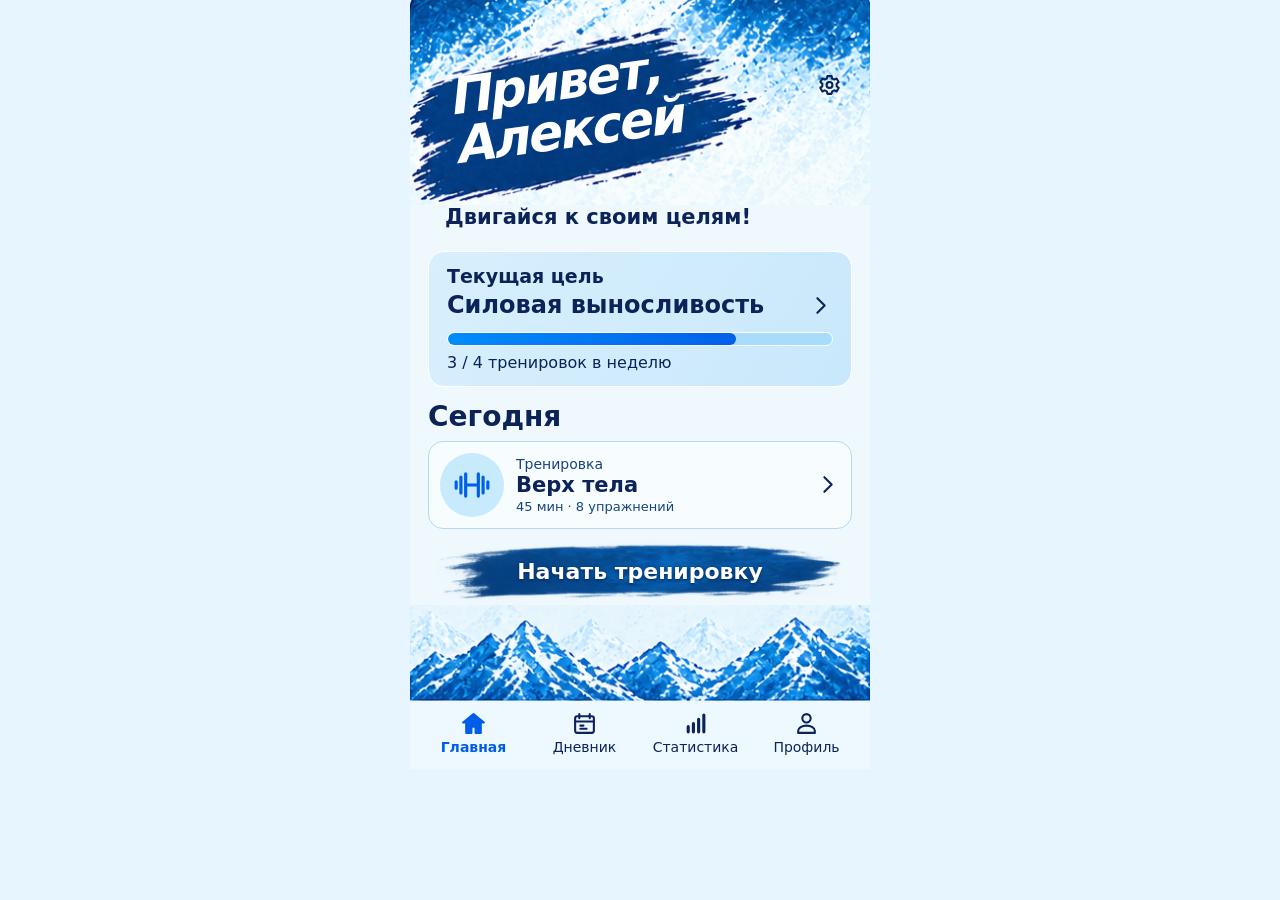
<file: preview/reference-test.html>
<!doctype html>
<html lang="ru">
<head>
  <meta charset="utf-8">
  <meta name="viewport"
        content="width=device-width, initial-scale=1, viewport-fit=cover">
  <meta name="theme-color" content="#07539b">
  <meta name="apple-mobile-web-app-capable" content="yes">
  <meta name="apple-mobile-web-app-status-bar-style" content="black-translucent">
  <title>Главная — тест по новому макету</title>

  <style>
    * { box-sizing: border-box; }

    body {
      margin: 0;
      background: #e6f5ff;
      color: #0c2358;
      font-family: system-ui, -apple-system, "Segoe UI", sans-serif;
    }

    button { font: inherit; color: inherit; }
    button:focus-visible {
      outline: 3px solid #0064e8;
      outline-offset: 3px;
    }

    .app {
      width: 100%;
      max-width: 460px;
      margin-inline: auto;
      background: #eef8fd;
      container-type: inline-size;
    }

    .content {
      padding: 0 18px;
    }

    /* Один фон от верхнего края экрана до подписи под мазком. */
    .hero {
      position: relative;
      aspect-ratio: 408 / 182;
      margin-inline: -18px;
      background: url("./assets/reference-v3/home-hero.png?v=2")
        center top / 100% auto no-repeat;
    }

    .greeting {
      position: absolute;
      top: 36%;
      left: 9%;
    }

    .greeting h1 {
      margin: 0;
      color: #fff;
      font-size: clamp(30px, 10vw, 50px);
      font-size: 11cqw;
      font-style: italic;
      font-weight: 850;
      line-height: .96;
      letter-spacing: -.045em;
      transform: rotate(-8deg);
      transform-origin: left center;
    }

    .settings {
      position: absolute;
      top: max(31%, calc(env(safe-area-inset-top, 0px) + 4px));
      right: 4%;
      display: grid;
      place-items: center;
      width: 44px;
      height: 44px;
      padding: 0;
      border: 0;
      background: transparent;
      cursor: pointer;
    }

    .tagline {
      margin: 0 0 22px 4%;
      font-size: clamp(17px, 4.8vw, 21px);
      font-weight: 750;
    }

    .goal {
      padding: 13px 18px 14px;
      border: 1px solid #fff;
      border-radius: 16px;
      background: linear-gradient(120deg, #d8effd, #c9e8fb);
    }

    .goal h2 {
      margin: 0 0 5px;
      font-size: 19px;
      font-weight: 650;
    }

    .goal-title {
      display: flex;
      justify-content: space-between;
      align-items: center;
      gap: 8px;
      margin: 0;
      font-size: clamp(18px, 5.2vw, 24px);
      font-weight: 800;
      line-height: 1.15;
    }

    .progress {
      height: 14px;
      margin-top: 12px;
      overflow: hidden;
      border: 1px solid #fff;
      border-radius: 99px;
      background: #a8dcfb;
    }

    .progress span {
      display: block;
      width: 75%;
      height: 100%;
      border-radius: inherit;
      background: linear-gradient(90deg, #008cfc, #0061e9);
    }

    .goal-note { margin: 7px 0 0; font-size: 16px; }

    .today h2 {
      margin: 14px 0 8px;
      font-size: 28px;
      line-height: 1.15;
    }

    .workout {
      display: grid;
      grid-template-columns: auto minmax(0, 1fr) auto;
      align-items: center;
      gap: 12px;
      width: 100%;
      padding: 11px;
      border: 1px solid #b0daf5;
      border-radius: 15px;
      background: #f7fcff;
      text-align: left;
      cursor: pointer;
    }

    .badge {
      display: grid;
      place-items: center;
      width: clamp(46px, 16vw, 64px);
      aspect-ratio: 1;
      border-radius: 50%;
      color: #0060e8;
      background: #c7eafd;
    }

    .workout-text { display: grid; gap: 2px; }
    .workout-text strong { font-size: 21px; line-height: 1.1; }
    .workout-label, .workout-meta { color: #17447d; }
    .workout-label { font-size: 14px; }
    .workout-meta { font-size: 13px; }

    .start {
      display: block;
      width: 100%;
      min-height: 66px;
      margin: 10px 0 0;
      padding: 10px 14px;
      border: 0;
      color: #fff;
      background: #0065c4;
      background: url("./assets/sheet/button-brush.png") center / 100% 100% no-repeat;
      font-size: clamp(17px, 5vw, 22px);
      font-weight: 750;
      text-shadow: 0 1px 3px #082456;
      cursor: pointer;
    }

    /* Горы примыкают к меню и показываются целиком. */
    .reference-ridge {
      display: block;
      width: 100%;
      height: auto;
    }

    .dock {
      display: grid;
      grid-template-columns: repeat(4, minmax(0, 1fr));
      padding: 5px 8px calc(9px + env(safe-area-inset-bottom, 0px));
      background: #edf8ff;
    }

    .dock button {
      display: grid;
      justify-items: center;
      align-content: center;
      gap: 3px;
      min-height: 54px;
      padding: 2px 0;
      border: 0;
      background: transparent;
      font-size: clamp(11px, 3.2vw, 14px);
      cursor: pointer;
    }

    .dock [aria-current="page"] {
      color: #005de8;
      font-weight: 750;
    }

    .icon {
      width: 25px;
      height: 25px;
      fill: none;
      stroke: currentColor;
      stroke-width: 2;
      stroke-linecap: round;
      stroke-linejoin: round;
      flex-shrink: 0;
    }

    .badge .icon { width: 38px; height: 38px; }

    .toast {
      position: fixed;
      z-index: 1;
      right: 16px;
      bottom: calc(18px + env(safe-area-inset-bottom, 0px));
      left: 16px;
      width: fit-content;
      max-width: calc(100% - 32px);
      margin: 0 auto;
      padding: 10px 14px;
      border-radius: 10px;
      background: #0c2358;
      color: #fff;
      font-size: 14px;
      pointer-events: none;
    }
  </style>
</head>

<body>
  <main class="app">
    <div class="content">
      <header>
        <div class="hero">
          <div class="greeting">
            <h1>Привет,<br>Алексей</h1>
          </div>

          <button class="settings" type="button" aria-label="Настройки"
                  data-message="Настройки в этом превью не подключены.">
            <svg class="icon" viewBox="0 0 24 24" aria-hidden="true">
              <path d="m10 3-.6 2.4-2 .9-2.2-1-2 3.4 1.9 1.6v2.4l-1.9 1.6 2 3.4 2.2-1 2 .9L10 20h4l.6-2.4 2-.9 2.2 1 2-3.4-1.9-1.6v-2.4l1.9-1.6-2-3.4-2.2 1-2-.9L14 3z"/>
              <circle cx="12" cy="11.5" r="2.8"/>
            </svg>
          </button>
        </div>

        <p class="tagline">Двигайся к своим целям!</p>
      </header>

      <section class="goal" aria-labelledby="goal-heading">
        <h2 id="goal-heading">Текущая цель</h2>
        <p class="goal-title">
          Силовая выносливость
          <svg class="icon" viewBox="0 0 24 24" aria-hidden="true">
            <path d="m9 5 7 7-7 7"/>
          </svg>
        </p>

        <div class="progress" role="progressbar" aria-label="Тренировок за неделю"
             aria-valuemin="0" aria-valuemax="4" aria-valuenow="3">
          <span></span>
        </div>

        <p class="goal-note">3 / 4 тренировок в неделю</p>
      </section>

      <section class="today" aria-labelledby="today-heading">
        <h2 id="today-heading">Сегодня</h2>

        <button class="workout" type="button"
                data-message="Экран «Верх тела» пока не подключён.">
          <span class="badge">
            <svg class="icon" viewBox="0 0 24 24" aria-hidden="true">
              <path d="M2 10v4m3-7v10m3-12v14m0-7h8m0-7v14m3-12v10m3-7v4"/>
            </svg>
          </span>

          <span class="workout-text">
            <span class="workout-label">Тренировка</span>
            <strong>Верх тела</strong>
            <span class="workout-meta">45 мин · 8 упражнений</span>
          </span>

          <svg class="icon" viewBox="0 0 24 24" aria-hidden="true">
            <path d="m9 5 7 7-7 7"/>
          </svg>
        </button>

        <button class="start" type="button"
                data-message="Запуск тренировки в этом превью пока не подключён.">
          Начать тренировку
        </button>
      </section>
    </div>

    <img class="reference-ridge"
         src="./assets/reference-v3/home-ridge.png"
         width="412" height="86" alt="">

    <nav class="dock" aria-label="Основное меню">
      <button type="button" aria-current="page" id="home-tab">
        <svg class="icon" viewBox="0 0 24 24" aria-hidden="true">
          <path d="m2 11 10-8 10 8h-3v10h-5v-6h-4v6H5V11z" fill="currentColor"/>
        </svg>
        Главная
      </button>

      <button type="button" data-message="Дневник доступен в основном превью.">
        <svg class="icon" viewBox="0 0 24 24" aria-hidden="true">
          <rect x="3" y="5" width="18" height="16" rx="2"/>
          <path d="M7 3v4m10-4v4M3 10h18m-13 4h3m-3 3h6"/>
        </svg>
        Дневник
      </button>

      <button type="button" data-message="Статистика в этом превью не подключена.">
        <svg class="icon" viewBox="0 0 24 24" aria-hidden="true">
          <path d="M5 20v-5m5 5v-8m5 8V8m5 12V4" stroke-width="3"/>
        </svg>
        Статистика
      </button>

      <button type="button" data-message="Профиль в этом превью не подключён.">
        <svg class="icon" viewBox="0 0 24 24" aria-hidden="true">
          <circle cx="12" cy="7" r="4"/>
          <path d="M4 21v-2a8 5 0 0 1 16 0v2z"/>
        </svg>
        Профиль
      </button>
    </nav>
  </main>

  <p class="toast" id="toast" role="status" hidden></p>

  <script>
    const toast = document.getElementById('toast');
    let toastTimer;

    document.querySelectorAll('[data-message]').forEach((button) => {
      button.addEventListener('click', () => {
        clearTimeout(toastTimer);
        toast.textContent = button.dataset.message;
        toast.hidden = false;
        toastTimer = setTimeout(() => {
          toast.hidden = true;
        }, 2500);
      });
    });

    document.getElementById('home-tab').addEventListener('click', () => {
      window.scrollTo(0, 0);
    });
  </script>
</body>
</html>
</file>
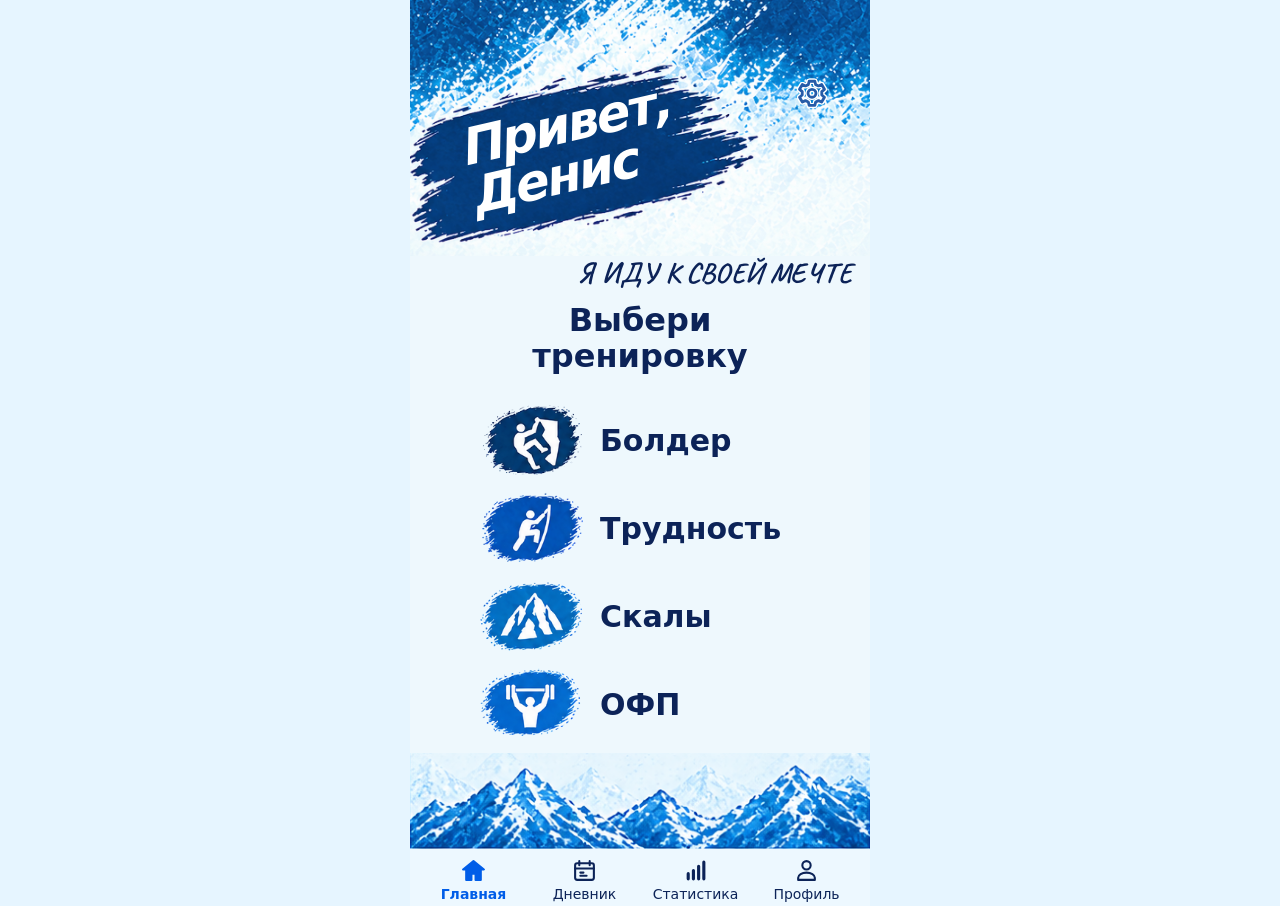
<file: preview/reference-top-test.html>
<!doctype html>
<html lang="ru">
<head>
  <meta charset="utf-8">
  <meta name="viewport"
        content="width=device-width, initial-scale=1, viewport-fit=cover">
  <meta name="theme-color" content="#07539b">
  <meta name="apple-mobile-web-app-capable" content="yes">
  <meta name="apple-mobile-web-app-status-bar-style"
        content="black-translucent">
  <meta name="apple-mobile-web-app-title" content="UMC diary">

  <title>UMC diary</title>

  <link rel="apple-touch-icon" sizes="180x180"
        href="./assets/reference-v3/home-icon.png">
  <link rel="stylesheet"
        href="https://fonts.googleapis.com/css2?family=Caveat:wght@700&display=swap">
  <link rel="stylesheet" href="./css/common.css">
  <link rel="stylesheet" href="./css/home.css">
  <link rel="manifest" href="./manifest.webmanifest">
  <script>
    (() => {
      const standalone =
        window.matchMedia('(display-mode: standalone)').matches ||
        navigator.standalone === true;

      if (!standalone) return;

const launchKey = 'umc-diary:launch-shown';

try {
  if (sessionStorage.getItem(launchKey) === '1') return;
  sessionStorage.setItem(launchKey, '1');
} catch {
  // Если хранилище недоступно, пропускаем заставку.
  return;
}
      
      const root = document.documentElement;
      const hide = () => root.classList.remove('show-launch-screen');

      root.classList.add('show-launch-screen');
      const fallback = window.setTimeout(hide, 8000);

      document.addEventListener('DOMContentLoaded', async () => {
        const logo = document.querySelector('.launch-screen__logo');

        try {
          await logo.decode();
        } catch {
          window.clearTimeout(fallback);
          hide();
          return;
        }

        if (!root.classList.contains('show-launch-screen')) return;

        const reducedMotion =
          window.matchMedia('(prefers-reduced-motion: reduce)').matches;

        requestAnimationFrame(() => {
          requestAnimationFrame(() => {
            if (!root.classList.contains('show-launch-screen')) return;

            window.clearTimeout(fallback);
            root.classList.add('launch-logo-ready');

            // Три секунды полной видимости, не считая появления.
            window.setTimeout(hide, 3000 + (reducedMotion ? 0 : 650));
          });
        });
      }, { once: true });
    })();
  </script>
</head>

<body>
  <div class="launch-screen" aria-hidden="true">
    <div class="launch-screen__badge">
      <img class="launch-screen__logo"
           src="./assets/reference-v3/umc-logo.png"
           width="900" height="900" alt="">
    </div>
  </div>

  <main class="app">
    <header class="hero">
      <h1 class="hero__heading">
        <span class="hero__title">Привет,</span>
        <span class="hero__subtitle">Денис</span>
      </h1>

      <button class="hero__action" type="button" aria-label="Настройки"
              data-message="Настройки в этом превью не подключены.">
        <svg class="icon" viewBox="0 0 24 24" aria-hidden="true">
          <path d="m10 3-.6 2.4-2 .9-2.2-1-2 3.4 1.9 1.6v2.4l-1.9 1.6 2 3.4 2.2-1 2 .9L10 20h4l.6-2.4 2-.9 2.2 1 2-3.4-1.9-1.6v-2.4l1.9-1.6-2-3.4-2.2 1-2-.9L14 3z"/>
          <circle cx="12" cy="11.5" r="2.8"/>
        </svg>
      </button>
    </header>

    <div class="home-content">
      <p class="home-motto">я иду к своей мечте</p>

      <fieldset class="training-types">
        <legend>Выбери тренировку</legend>

        <div class="training-types__list">
          <a class="training-option training-option--link"
             href="./boulder.html">
            <span class="training-option__row">
              <img class="training-option__badge"
                   src="./assets/reference-v3/training-boulder.png" alt="">
              <span>Болдер</span>
            </span>
          </a>

          <label class="training-option">
            <input type="radio" name="training-type" value="Трудность">
            <span class="training-option__row">
              <img class="training-option__badge"
                   src="./assets/reference-v3/training-lead.png" alt="">
              <span>Трудность</span>
            </span>
          </label>

          <label class="training-option">
            <input type="radio" name="training-type" value="Скалы">
            <span class="training-option__row">
              <img class="training-option__badge"
                   src="./assets/reference-v3/training-crag.png" alt="">
              <span>Скалы</span>
            </span>
          </label>

          <label class="training-option">
            <input type="radio" name="training-type" value="ОФП">
            <span class="training-option__row">
              <img class="training-option__badge"
                   src="./assets/reference-v3/training-ofp.png" alt="">
              <span>ОФП</span>
            </span>
          </label>
        </div>
      </fieldset>
    </div>

    <footer class="home-bottom">
      <img class="reference-ridge"
           src="./assets/reference-v3/home-ridge.png"
           width="412" height="86" alt="">

      <nav class="dock" aria-label="Основное меню">
        <button type="button" aria-current="page" id="home-tab">
          <svg class="icon" viewBox="0 0 24 24" aria-hidden="true">
            <path d="m2 11 10-8 10 8h-3v10h-5v-6h-4v6H5V11z"
                  fill="currentColor"/>
          </svg>
          Главная
        </button>

        <button type="button" data-message="Дневник доступен в основном превью.">
          <svg class="icon" viewBox="0 0 24 24" aria-hidden="true">
            <rect x="3" y="5" width="18" height="16" rx="2"/>
            <path d="M7 3v4m10-4v4M3 10h18m-13 4h3m-3 3h6"/>
          </svg>
          Дневник
        </button>

        <button type="button"
                data-message="Статистика в этом превью не подключена.">
          <svg class="icon" viewBox="0 0 24 24" aria-hidden="true">
            <path d="M5 20v-5m5 5v-8m5 8V8m5 12V4" stroke-width="3"/>
          </svg>
          Статистика
        </button>

        <button type="button" data-message="Профиль в этом превью не подключён.">
          <svg class="icon" viewBox="0 0 24 24" aria-hidden="true">
            <circle cx="12" cy="7" r="4"/>
            <path d="M4 21v-2a8 5 0 0 1 16 0v2z"/>
          </svg>
          Профиль
        </button>
      </nav>
    </footer>
  </main>

  <p class="toast" id="toast" role="status" hidden></p>

  <script>
    const toast = document.getElementById('toast');
    let toastTimer;

    function showToast(message) {
      clearTimeout(toastTimer);
      toast.textContent = message;
      toast.hidden = false;

      toastTimer = setTimeout(() => {
        toast.hidden = true;
      }, 2500);
    }

    document.querySelectorAll('[data-message]').forEach((button) => {
      button.addEventListener('click', () => {
        showToast(button.dataset.message);
      });
    });

    document.getElementById('home-tab').addEventListener('click', () => {
      window.scrollTo(0, 0);
    });
  </script>
</body>
</html>
</file>
<file: preview/css/common.css>
* {
  box-sizing: border-box;
}

[hidden] {
  display: none !important;
}

body {
  margin: 0;
  background: #e6f5ff;
  color: #0c2358;
  font-family: system-ui, -apple-system, "Segoe UI", sans-serif;
}

button {
  font: inherit;
  color: inherit;
}

:focus-visible {
  outline: 3px solid #0064e8;
  outline-offset: 3px;
}

.app {
  display: flex;
  flex-direction: column;
  width: 100%;
  max-width: 460px;
  min-height: 100vh;
  min-height: 100lvh;
  margin-inline: auto;
  background: #eef8fd;
  container-type: inline-size;
}

/* На обеих страницах шапка стоит прямо внутри .app.
   Поэтому ей больше не нужны отрицательные отступы. */
.hero {
  position: relative;
  flex: none;
  width: 100%;
  aspect-ratio: 900 / 500;
  background: url("../assets/reference-v3/home-hero-ice-final.png")
    center top / 100% auto no-repeat;
}

/* Положение и наклон перенесены с главной. */
.hero__heading {
  position: absolute;
  top: 49%;
  left: 12%;
  margin: 0;
  color: #fff;
  font-size: clamp(30px, 10vw, 50px);
  font-size: 11cqw;
  font-style: italic;
  font-weight: 850;
  line-height: .96;
  letter-spacing: -.045em;
  transform: rotate(-13deg);
  transform-origin: left center;
}

.hero__title,
.hero__subtitle {
  display: block;
}

.hero__action {
  position: absolute;
  top: max(28%, calc(env(safe-area-inset-top, 0px) + 4px));
  right: calc(12.5% - 21px);
  display: grid;
  place-items: center;
  width: 44px;
  height: 44px;
  padding: 0;
  border: 0;
  background: transparent;
  cursor: pointer;
}

.icon {
  flex-shrink: 0;
  width: 25px;
  height: 25px;
  fill: none;
  stroke: currentColor;
  stroke-width: 2;
  stroke-linecap: round;
  stroke-linejoin: round;
}

.hero__action .icon {
  width: 34px;
  height: 34px;
  color: #255ba8;
  filter:
    drop-shadow(1px 0 0 #fff)
    drop-shadow(-1px 0 0 #fff)
    drop-shadow(0 1px 0 #fff)
    drop-shadow(0 -1px 0 #fff);
}

.reference-ridge {
  display: block;
  width: 100%;
  height: auto;
}

.dock {
  display: grid;
  grid-template-columns: repeat(4, minmax(0, 1fr));
  padding: 5px 8px env(safe-area-inset-bottom, 0px);
  background: #edf8ff;
}

.dock :is(a, button) {
  display: grid;
  justify-items: center;
  align-content: center;
  gap: 3px;
  min-height: 44px;
  padding: 4px 0;
  border: 0;
  background: transparent;
  color: inherit;
  font-size: clamp(11px, 3.2vw, 14px);
  text-decoration: none;
  cursor: pointer;
}

.dock :is([aria-current="page"], .dock__active) {
  color: #005de8;
  font-weight: 750;
}

.toast {
  position: fixed;
  z-index: 1;
  right: 16px;
  bottom: calc(18px + env(safe-area-inset-bottom, 0px));
  left: 16px;
  width: fit-content;
  max-width: calc(100% - 32px);
  margin: 0 auto;
  padding: 10px 14px;
  border-radius: 10px;
  background: #0c2358;
  color: #fff;
  font-size: 14px;
  pointer-events: none;
}
</file>
<file: preview/css/boulder.css>
/* Первая строка такая же, как на главной.
   У второй строки меньше размер, чтобы поместилась длинная дата. */
.boulder .hero__subtitle {
  font-size: .53em;
  line-height: 1.2;
  letter-spacing: -.02em;
  white-space: nowrap;
}

.hero__back {
  left: calc(12.5% - 21px);
  right: auto;
}

.hero__back .icon {
  width: 26px;
  height: 26px;
}

.boulder-calendar .icon {
  pointer-events: none;
}

/* Нативное поле даты занимает всю область иконки.
   Под шапкой отдельного видимого поля нет. */
.boulder-calendar__input {
  position: absolute;
  inset: 0;
  width: 100%;
  height: 100%;
  margin: 0;
  padding: 0;
  border: 0;
  opacity: 0;
  font: inherit;
  cursor: pointer;
}

.boulder-calendar__input::-webkit-calendar-picker-indicator {
  position: absolute;
  inset: 0;
  width: 100%;
  height: 100%;
  margin: 0;
  padding: 0;
  cursor: pointer;
}

.boulder-calendar:focus-within {
  outline: 3px solid #0064e8;
  outline-offset: 3px;
}

.session {
  display: grid;
  grid-template-columns: minmax(0, 1fr);
  flex: 1 0 auto;
  align-content: start;
  width: 100%;
  max-width: 390px;
  margin-inline: auto;
  padding: 4px 18px 16px;
}

.session-meta {
  display: grid;
  justify-items: center;
  margin: 4px 0 12px;
}

.route {
  min-inline-size: 0;
  margin: 0;
  padding: 0;
  border: 0;
}

.route legend {
  margin-bottom: 6px;
  padding: 0;
  font-size: clamp(23px, 6vw, 29px);
  font-weight: 850;
}

.route-row {
  display: grid;
  grid-template-columns: minmax(0, 1fr) minmax(0, 1.25fr);
  align-items: center;
  gap: 10px;
  min-height: 61px;
  padding-block: 7px;
  border-bottom: 1px solid #b0daf5;
}

.route-row > span {
  font-weight: 750;
}

.session :is(input, select, textarea) {
  display: block;
  width: 100%;
  min-width: 0;
  min-height: 44px;
  margin: 0;
  padding: 8px;
  border: 1px solid #368be2;
  border-radius: 10px;
  background: #f7fcff;
  color: inherit;
  font: 400 16px/1.25 system-ui, -apple-system, "Segoe UI", sans-serif;
}

.session :is(input, textarea)::placeholder,
.session select:invalid {
  color: #526585;
  font-weight: 750;
  opacity: 1;
}

.session select option {
  color: #0c2358;
  font-weight: 400;
}

.session .session-gym {
  width: min(100%, 240px);
  text-align: center;
}

.session .session-gym:disabled {
  opacity: 1;
  background: #e9f2fa;
  color: inherit;
  -webkit-text-fill-color: currentColor;
}

.route-row--notes {
  grid-template-columns: minmax(0, 1fr);
}

.route-row--notes textarea {
  resize: vertical;
}

.status {
  margin: 8px 0 0;
  font-size: 14px;
}

.status:empty {
  margin: 0;
}

.actions {
  display: grid;
  justify-items: center;
  width: 100%;
  max-width: 390px;
  margin-inline: auto;
  padding: 0 18px;
}

.finish,
.next {
  border: 0;
  cursor: pointer;
}

.finish {
  min-height: 44px;
  padding: 0 10px;
  background: transparent;
  color: #07539b;
  font-weight: 750;
}

.next {
  width: 100%;
  min-height: 66px;
  padding: 10px 14px;
  background: url("../assets/reference-v3/home-start-brush.png")
    center / contain no-repeat;
  color: #fff;
  font-size: clamp(17px, 5vw, 22px);
  font-weight: 800;
  text-shadow: 0 1px 3px #082456;
}

.boulder .hero__subtitle {
  position: relative;
  top: 12px;
  left: 0;
}

.boulder .hero__subtitle.is-today {
  left: -24px;
}

/* Подписи и заполненные поля берут цвет из родительского блока. */
.boulder .session .route-row > span,
.boulder .session :is(input, select, textarea) {
  color: inherit;
}

.boulder .session :is(input, select, textarea) {
  font-family: inherit;
  font-weight: 700;
}

/* Подсказки в пустых полях. */
.boulder .session :is(input, textarea)::placeholder {
  color: #d1d5db;
  opacity: 1;
}

/* «Выбрать» в поле «Категория» — тоже подсказка. */
.boulder .session select[name="grade"]:invalid {
  color: #d1d5db;
}

/* Не добавляем рамку или свечение при фокусе. */
.boulder .session :is(input, select, textarea):focus {
  border-color: #368be2;
  outline: none;
  box-shadow: none;
}

@media (display-mode: standalone) {
  html,
  body {
    overflow-x: clip;
    overscroll-behavior-x: none;
  }
}
</file>
<file: preview/css/home.css>
.home-content {
  display: flex;
  flex: 1 0 auto;
  flex-direction: column;
  padding: 0 18px;
}

.home-motto {
  margin: 8px 0 16px;
  text-align: right;
  text-transform: uppercase;
  font-family: "Caveat", cursive;
  font-size: clamp(22px, 6vw, 28px);
  font-weight: 700;
  line-height: 1.2;
  transform: translateY(-8px);
}

.training-types {
  width: min(100%, 340px);
  min-inline-size: 0;
  margin: auto;
  padding: 0 0 10px;
  border: 0;
}

.training-types legend {
  margin: 0 auto 10px;
  padding: 8px 0 0;
  font-size: clamp(24px, 6.5vw, 32px);
  font-weight: 850;
  line-height: 1.12;
  text-align: center;
  transform: translateY(-10px);
}

.training-types__list {
  --badge-width: clamp(88px, 25vw, 112px);
  display: grid;
  gap: 12px;
}

.training-option {
  position: relative;
  display: block;
  cursor: pointer;
}

.training-option input {
  position: absolute;
  width: 1px;
  height: 1px;
  opacity: 0;
}

.training-option__row {
  display: grid;
  grid-template-columns: var(--badge-width) minmax(0, 1fr);
  align-items: center;
  gap: 12px;
  min-height: 64px;
  padding-inline: 6px;
  border-radius: 12px;
  font-size: clamp(22px, 6vw, 30px);
  font-weight: 800;
  line-height: 1.12;
}

.training-option__badge {
  display: block;
  width: 100%;
  height: clamp(60px, 17vw, 76px);
  object-fit: contain;
}

.training-option input:checked + .training-option__row {
  background: rgb(7 83 155 / 8%);
}

.training-option input:focus-visible + .training-option__row,
.training-option--link:focus-visible {
  outline: 3px solid #0064e8;
  outline-offset: 1px;
}

.training-option--link {
  border-radius: 12px;
  color: inherit;
  text-decoration: none;
}

.home-bottom {
  margin-top: auto;
}

.launch-screen {
  position: fixed;
  inset: 0;
  z-index: 100;
  display: grid;
  place-items: center;
  background: #000;
  opacity: 0;
  visibility: hidden;
  pointer-events: none;
  transition: opacity 800ms ease-in-out, visibility 0s linear 800ms;
}

.show-launch-screen .launch-screen {
  opacity: 1;
  visibility: visible;
  pointer-events: auto;
  transition: none;
}

.launch-screen__badge {
  display: grid;
  place-items: center;
  width: min(52vw, 210px);
  aspect-ratio: 1;
  overflow: hidden;
  border-radius: 50%;
  background: #fff;
  opacity: 0;
  transition: opacity 650ms ease-in-out;
}

.launch-logo-ready .launch-screen__badge {
  opacity: 1;
}

.launch-screen__logo {
  display: block;
  width: 86%;
  height: auto;
}

@media (prefers-reduced-motion: reduce) {
  .launch-screen,
  .launch-screen__badge {
    transition: none;
  }
}
.training-types > legend {
  position: relative;
  top: -8px;
}
</file>
